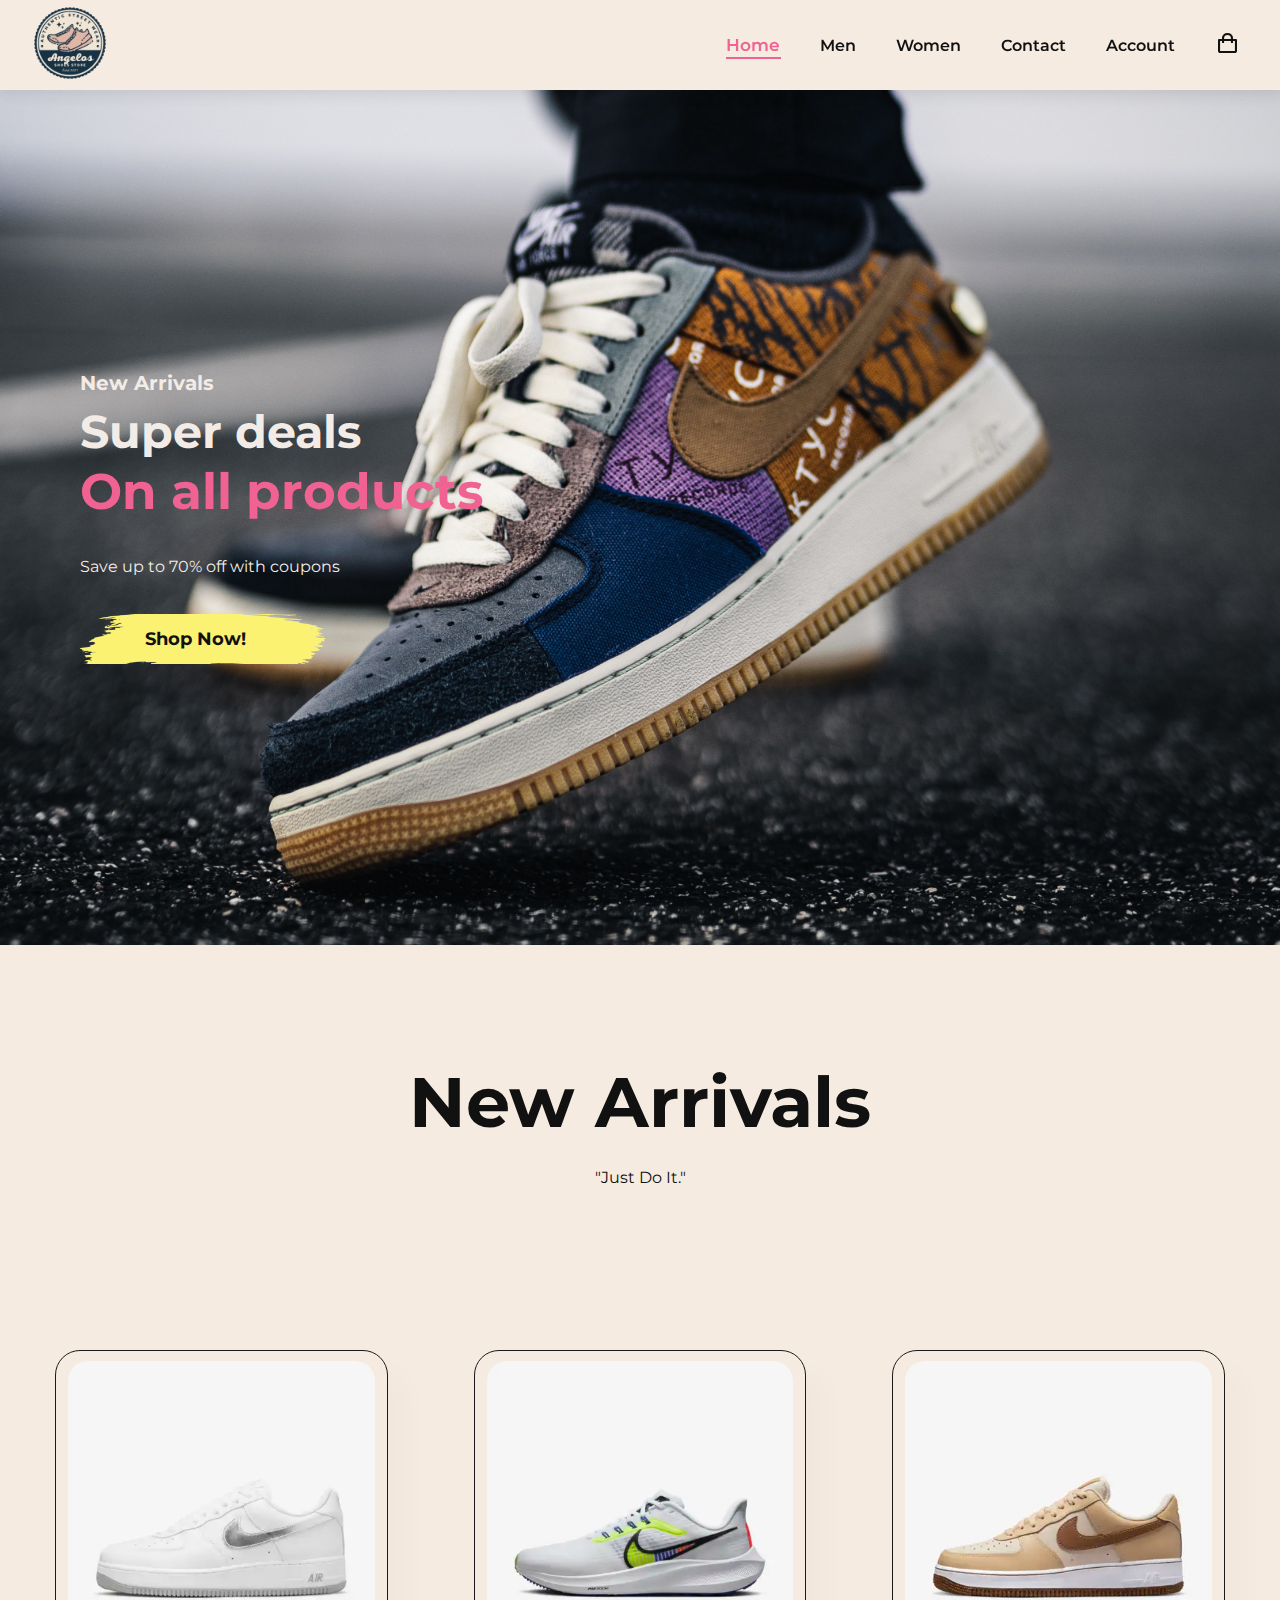
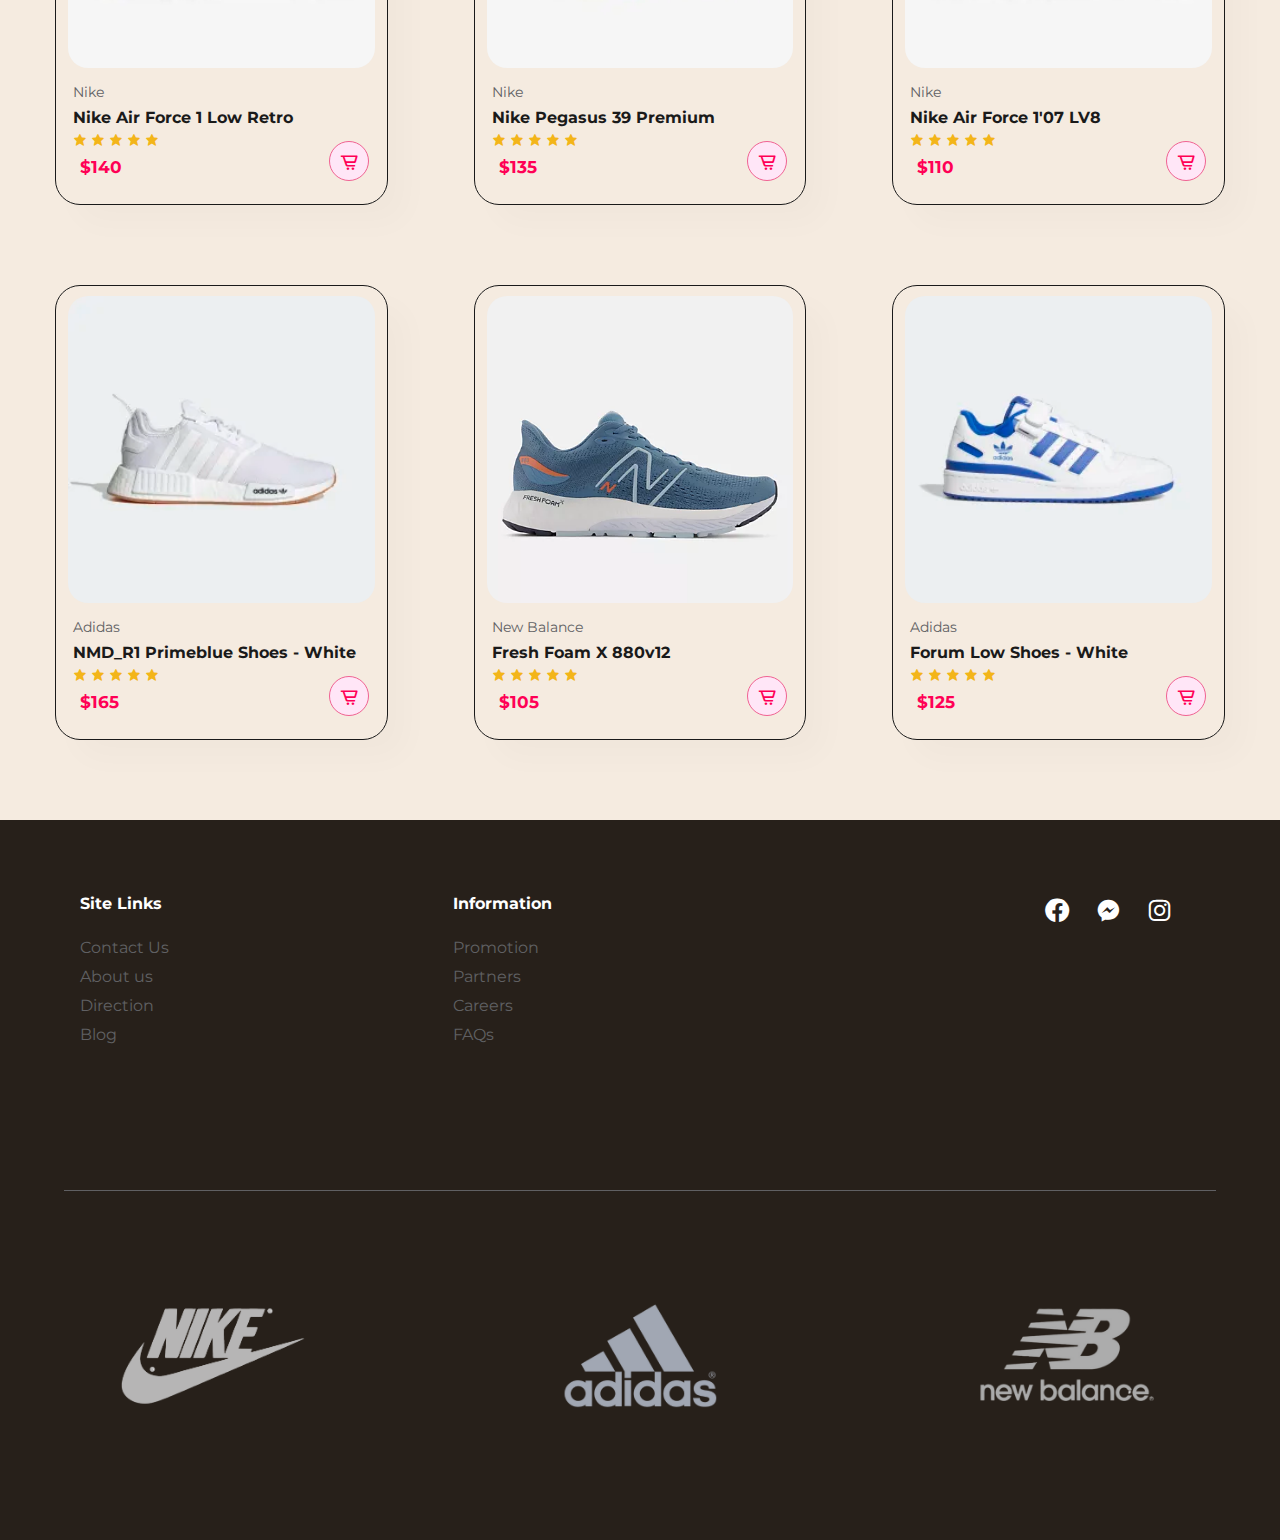
<file: angelos/index.html>
<!DOCTYPE html>
<html lang="en">

<head>
	<title>Angelos</title>
	<link rel="icon" href="images/Angelos.png">
	<meta charset="UTF-8">
	<meta name="viewport" content="width=device-width, initial-scale=1">
	<link href="css/design.css" rel="stylesheet">
	<link rel="stylesheet" href="https://unpkg.com/boxicons@latest/css/boxicons.min.css">
	<link rel="stylesheet" href="https://cdnjs.cloudflare.com/ajax/libs/font-awesome/6.4.0/css/all.min.css" integrity="sha512-iecdLmaskl7CVkqkXNQ/ZH/XLlvWZOJyj7Yy7tcenmpD1ypASozpmT/E0iPtmFIB46ZmdtAc9eNBvH0H/ZpiBw==" crossorigin="anonymous" referrerpolicy="no-referrer" />
</head>

<body>
<header class=".resize-animation-stopper">
		<a href="home.php"><img src="images/Angelos.png" alt="logo" class="logo"></a>

		<button class="mobile-toggle" onclick="this.classList.toggle('opened');this.setAttribute('aria-expanded', this.classList.contains('opened'))" aria-label="Main Menu">
			<svg width="100" height="100" viewBox="0 0 100 100">
			  <path class="line line1" d="M 20,29.000046 H 80.000231 C 80.000231,29.000046 94.498839,28.817352 94.532987,66.711331 94.543142,77.980673 90.966081,81.670246 85.259173,81.668997 79.552261,81.667751 75.000211,74.999942 75.000211,74.999942 L 25.000021,25.000058" />
			  <path class="line line2" d="M 20,50 H 80" />
			  <path class="line line3" d="M 20,70.999954 H 80.000231 C 80.000231,70.999954 94.498839,71.182648 94.532987,33.288669 94.543142,22.019327 90.966081,18.329754 85.259173,18.331003 79.552261,18.332249 75.000211,25.000058 75.000211,25.000058 L 25.000021,74.999942" />
			</svg>
		  </button>

		<nav>
			<ul class="navbar" id="navbar" data-visible="false">
				<li><a id="nav1" class="active" href="#">Home</a></li>
				<li><a id="nav2" href="men.html">Men</a></li>
				<li><a id="nav3" href="women.html">Women</a></li>
				<li><a id="nav4" href="contact.html">Contact</a></li>
				<li><a id="nav5" href="account.html">Account</a></li>
				<li id="nav6" class="icon"><a href="#"><i class='bx bx-shopping-bag'></i></a></li>
			</ul>

		</nav>

	</header>

	<section class="hero" style="background-image: url('images/bg3.jpg');">
		<h4>New Arrivals</h4>
		<h2>Super deals</h2>
		<h1>On all products</h1>
		<p>Save up to 70% off with coupons</p>
		<a href="#"><button style="background-image: url('images/q2.png')">Shop Now!</button></a>
	</section>

	<section class="new-arrivals" id="qwe">

		<div class="na-header">
			<h1>New Arrivals</h1>
			<p>"Just Do It."</p>
		</div>

		<div class="sales">
			<div class="product-container">

				<div class="products" id="products">
					<img src="images/men1.jpg" alt="Shoes">
					<div class="desc">
						<span>Nike</span>
						<h5>Nike Air Force 1 Low Retro</h5>
						<div class="stars">
							<i class='bx bxs-star'></i>
							<i class='bx bxs-star'></i>
							<i class='bx bxs-star'></i>
							<i class='bx bxs-star'></i>
							<i class='bx bxs-star'></i>
						</div>
						<h4>$140</h4>
					</div>
					<a href="#"><i class='bx bx-cart-alt cart'></i></a>
				</div>

				<div class="products">
					<img src="images/nike.jpg" alt="Shoes">
					<div class="desc">
						<span>Nike</span>
						<h5>Nike Pegasus 39 Premium</h5>
						<div class="stars">
							<i class='bx bxs-star'></i>
							<i class='bx bxs-star'></i>
							<i class='bx bxs-star'></i>
							<i class='bx bxs-star'></i>
							<i class='bx bxs-star'></i>
						</div>
						<h4>$135</h4>
					</div>
					<a href="#"><i class='bx bx-cart-alt cart'></i></a>
				</div>

				<div class="products">
					<img src="images/men2.jpg" alt="Shoes">
					<div class="desc">
						<span>Nike</span>
						<h5>Nike Air Force 1'07 LV8</h5>
						<div class="stars">
							<i class='bx bxs-star'></i>
							<i class='bx bxs-star'></i>
							<i class='bx bxs-star'></i>
							<i class='bx bxs-star'></i>
							<i class='bx bxs-star'></i>
						</div>
						<h4>$110</h4>
					</div>
					<a href="#"><i class='bx bx-cart-alt cart'></i></a>
				</div>

				<div class="products">
					<img src="images/men5.jpg" alt="Shoes">
					<div class="desc">
						<span>Adidas</span>
						<h5>NMD_R1 Primeblue Shoes - White</h5>
						<div class="stars">
							<i class='bx bxs-star'></i>
							<i class='bx bxs-star'></i>
							<i class='bx bxs-star'></i>
							<i class='bx bxs-star'></i>
							<i class='bx bxs-star'></i>
						</div>
						<h4>$165</h4>
					</div>
					<a href="#"><i class='bx bx-cart-alt cart'></i></a>
				</div>

				<div class="products">
					<img src="images/newbalshoes1.jpg" alt="Shoes">
					<div class="desc">
						<span>New Balance</span>
						<h5>Fresh Foam X 880v12</h5>
						<div class="stars">
							<i class='bx bxs-star'></i>
							<i class='bx bxs-star'></i>
							<i class='bx bxs-star'></i>
							<i class='bx bxs-star'></i>
							<i class='bx bxs-star'></i>
						</div>
						<h4>$105</h4>
					</div>
					<a href="#"><i class='bx bx-cart-alt cart'></i></a>
				</div>

				<div class="products">
					<img src="images/men6.jpg" alt="Shoes">
					<div class="desc">
						<span>Adidas</span>
						<h5>Forum Low Shoes - White</h5>
						<div class="stars">
							<i class='bx bxs-star'></i>
							<i class='bx bxs-star'></i>
							<i class='bx bxs-star'></i>
							<i class='bx bxs-star'></i>
							<i class='bx bxs-star'></i>
						</div>
						<h4>$125</h4>
					</div>
					<a href="#"><i class='bx bx-cart-alt cart'></i></a>
				</div>

			</div>
		</div>

	</section>

	<section class="footer">

		<div class="f-container">

			<div class="f1">
				<h4>Site Links</h4>
				<div class="f-links">
					<a href="#"><span>Contact Us</span></a>
					<a href="#"><span>About us</span></a>
					<a href="#"><span>Direction</span></a>
					<a href="#"><span>Blog</span></a>
				</div>
			</div>

			<div class="f2">
				<h4>Information</h4>
				<div class="f-links">
					<a href="#"><span>Promotion</span>
					<a href="#"><span>Partners</span></a>
					<a href="#"><span>Careers</span></a>
					<a href="#"><span>FAQs</span></a>
				</div>
			</div>

			<div class="f3">
				<a href="https://www.facebook.com/nielangelo.gencaya"><i class='bx bxl-facebook-circle'></i></a>
				<a href="https://www.facebook.com/messages/t/100005161770123"><i class='bx bxl-messenger'></i></a>
				<a href="https://www.instagram.com/"><i class='bx bxl-instagram'></i></a>
			</div>

		</div>

		<div class="hline">
			<hr>
		</div>

		<div class="sponsors">

			<div class="spons">
				<img src="images/sponsor-removebg-preview.png" alt="Nike">
			</div>

			<div class="spons adidas">
				<img src="images/adidasw.png" alt="Nike">
			</div>

			<div class="spons">
				<img src="images/newbalance.png" alt="Nike">
			</div>


		</div>

	</section>
	<script src="./script/nav.js"></script>
</body>

</html>
</file>
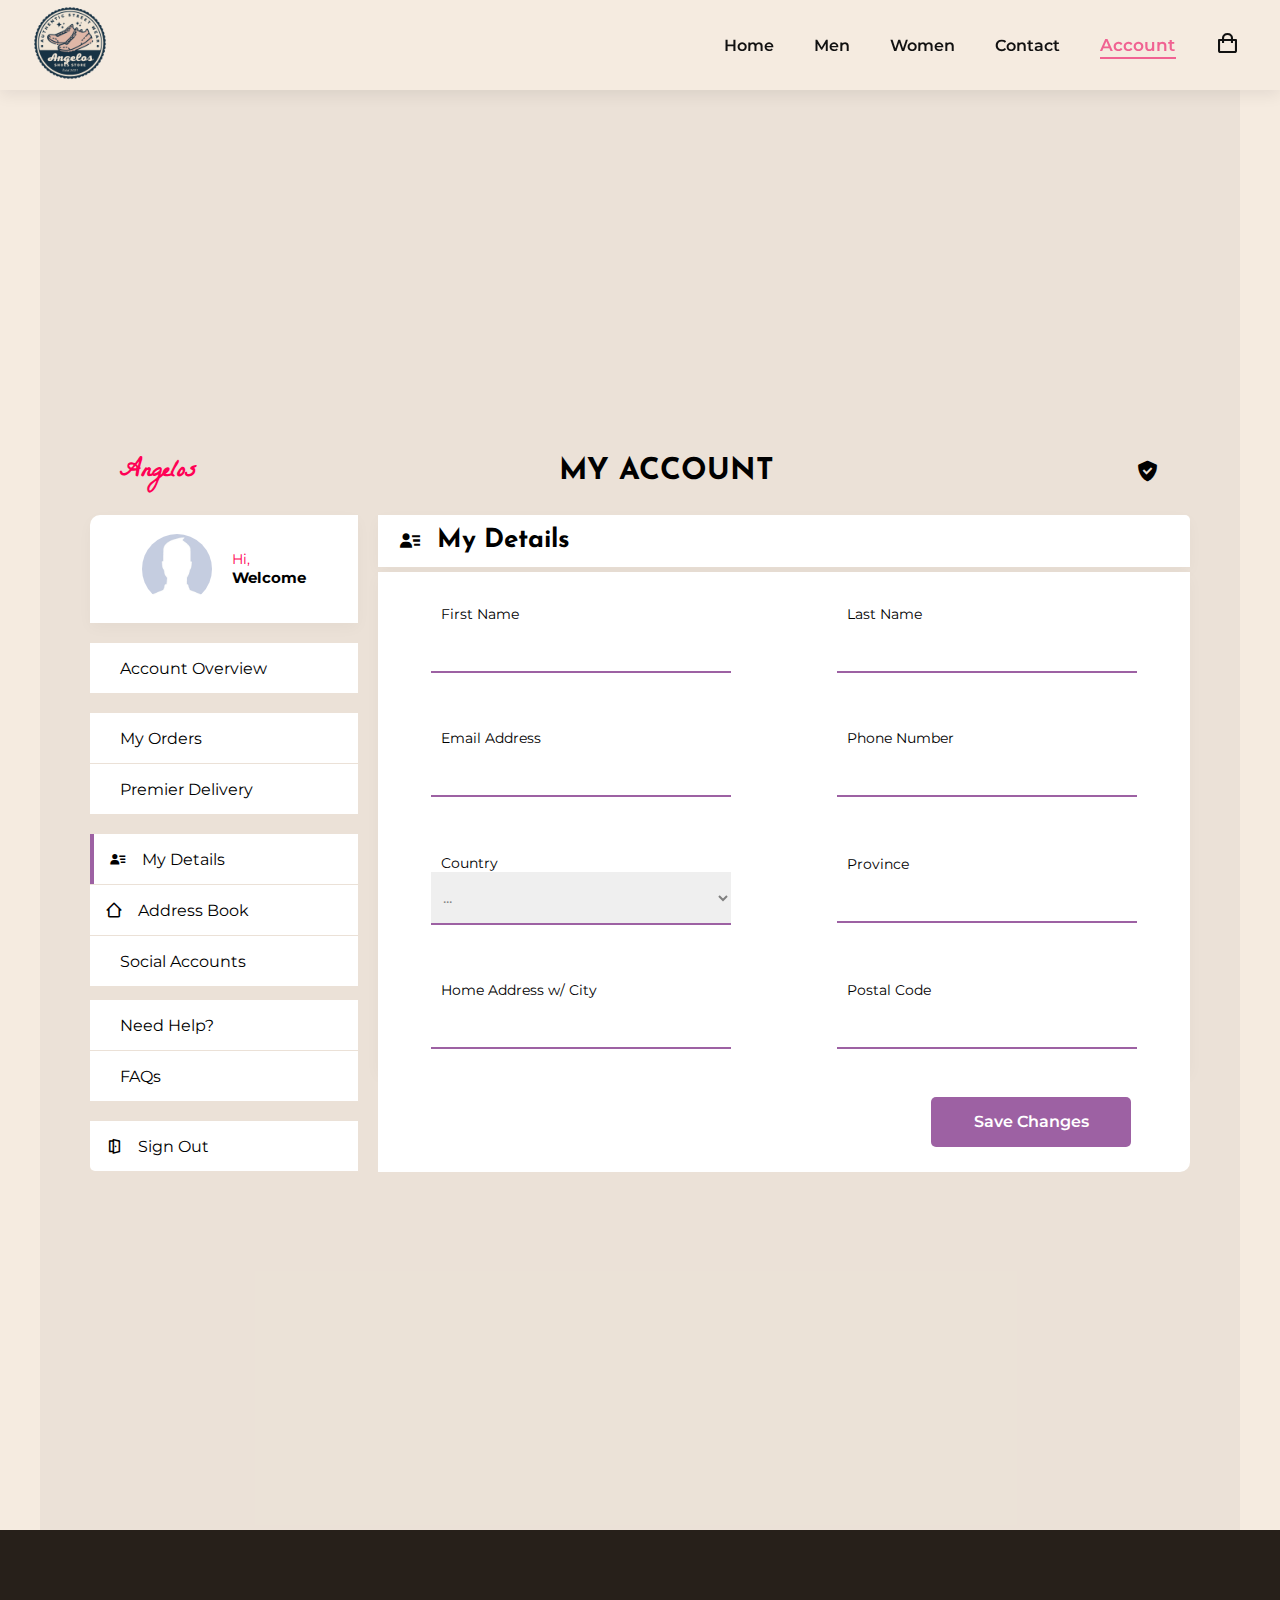
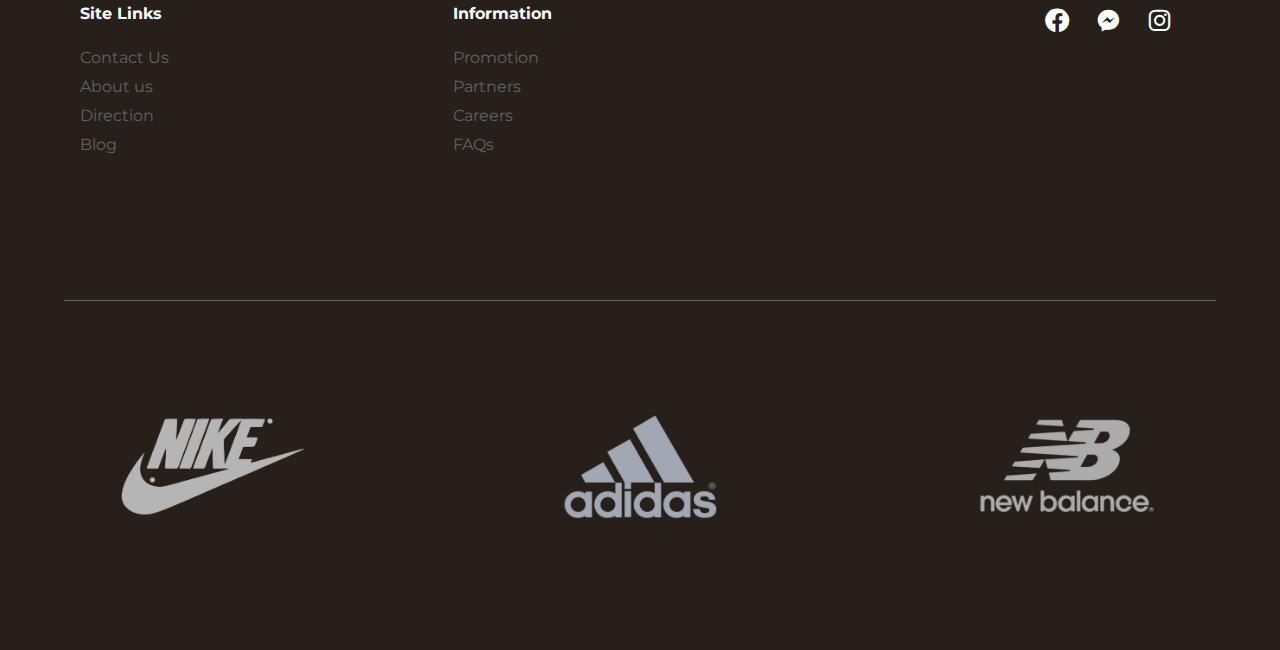
<file: angelos/account.html>
<!DOCTYPE html>

<?php

session_start();

?>

<html lang="en">

<head>
	<title>Angelos</title>
	<link rel="icon" href="images/Angelos.png">
	<meta charset="UTF-8">
	<meta name="viewport" content="width=device-width, initial-scale=1">
	<link href="css/design.css" rel="stylesheet">
	<link rel="stylesheet" href="https://unpkg.com/boxicons@latest/css/boxicons.min.css">
	<link rel="stylesheet" href="https://cdnjs.cloudflare.com/ajax/libs/font-awesome/6.2.1/css/all.min.css" integrity="sha512-MV7K8+y+gLIBoVD59lQIYicR65iaqukzvf/nwasF0nqhPay5w/9lJmVM2hMDcnK1OnMGCdVK+iQrJ7lzPJQd1w==" crossorigin="anonymous" referrerpolicy="no-referrer" />
</head>

<body id="ov">
	<header class=".resize-animation-stopper">
		<a href="index.php"><img src="images/Angelos.png" alt="logo" class="logo"></a>

		<button class="mobile-toggle" onclick="this.classList.toggle('opened');this.setAttribute('aria-expanded', this.classList.contains('opened'))" aria-label="Main Menu">
			<svg width="100" height="100" viewBox="0 0 100 100">
				<path class="line line1" d="M 20,29.000046 H 80.000231 C 80.000231,29.000046 94.498839,28.817352 94.532987,66.711331 94.543142,77.980673 90.966081,81.670246 85.259173,81.668997 79.552261,81.667751 75.000211,74.999942 75.000211,74.999942 L 25.000021,25.000058" />
				<path class="line line2" d="M 20,50 H 80" />
				<path class="line line3" d="M 20,70.999954 H 80.000231 C 80.000231,70.999954 94.498839,71.182648 94.532987,33.288669 94.543142,22.019327 90.966081,18.329754 85.259173,18.331003 79.552261,18.332249 75.000211,25.000058 75.000211,25.000058 L 25.000021,74.999942" />
			</svg>
		</button>

		<nav>
			<ul class="navbar" id="navbar" data-visible="false">
				<li><a id="nav1" href="index.html">Home</a></li>
				<li><a id="nav2" href="men.html">Men</a></li>
				<li><a id="nav3" href="women.html">Women</a></li>
				<li><a id="nav4" href="contact.html">Contact</a></li>
				<li><a id="nav5" class="active" href="account.html">Account</a></li>
				<li id="nav6" class="icon"><a href="#"><i class='bx bx-shopping-bag'></i></a></li>
			</ul>

		</nav>

	</header>



	<section class="account">
		<div class="background">
			<div class="header">
				<span>Angelos</span>
				<h2>MY ACCOUNT</h2>
				<i class='bx bxs-check-shield'></i>
			</div>

			<div class="account-info">

				<div class="options">

					<div class="profile">
						<div class="p-img">
							<img src="images/profile.png" alt="profile">
						</div>
						<div class="greeting">
							<span>Hi,</span>
							<h6 id="fullName">Welcome</h6>
						</div>
					</div>

					<div class="opt">
						<a href="#">
							<button><i class="fa-regular fa-user"></i>Account Overview</button>
						</a>

						<a href="#" id="o1">
							<button><i class="fa fab-light fa-box"></i>My Orders</button>
						</a>
						<a href="#">
							<button><i class="fa-solid fa-crown"></i>Premier Delivery</button>
						</a>

						<a href="#" id="o2" class="active">
							<button><i class='bx bxs-user-detail'></i>My Details</button>
						</a>
						<a href="#" id="o2">
							<button><i class='bx bx-home-alt-2'></i>Address Book</button>
						</a>
						<a href="#" id="oSoc">
							<button><i class="fa fab-duotone fa-users"></i>Social Accounts</button>
						</a>

						<a href="#" id="ohelp">
							<button><i class="fa fab-regular fa-circle-info"></i>Need Help?</button>
						</a>
						<a href="#" id="ofaq">
							<button><i class="fa-regular fa-circle-question"></i>FAQs</button>
						</a>

						<a href="login.php" id="sign-out">
							<button><i class='bx bx-door-open'></i>Sign Out</button>
						</a>


					</div>

				</div>

				<div class="my-details">
					<div class="d-header">
						<i class='bx bxs-user-detail'></i>
						<h3>My Details</h3>
					</div>
					<form action="#" method="post">

						<div class="form-details">

							<div class="input-box">
								<label>First Name</label>
								<input id="fname" name="fname" type="text" value="" placeholder="" required>
							</div>
							<div class="input-box">
								<label>Last Name</label>
								<input id="lname" name="lname" type="text" value="" placeholder="" required>
							</div>
							<div class="input-box">
								<label>Email Address</label>
								<input id="email" name="email" type="text" value="" placeholder="" required>
							</div>
							<div class="input-box">
								<label>Phone Number</label>
								<input id="phone" name="phone" type="text" value="" placeholder="" required>
							</div>
							<div class="input-box">
								<label>Country</label>
								<select id="country" value="" name="country" required>

									<option id="cntry" value="" disabled selected hidden>...</option>
									<option value="Afghanistan">Afghanistan</option>
									<option value="Åland Islands">Åland Islands</option>
									<option value="Albania">Albania</option>
									<option value="Algeria">Algeria</option>
									<option value="American Samoa">American Samoa</option>
									<option value="Andorra">Andorra</option>
									<option value="Angola">Angola</option>
									<option value="Anguilla">Anguilla</option>
									<option value="Antarctica">Antarctica</option>
									<option value="Antigua and Barbuda">Antigua and Barbuda</option>
									<option value="Argentina">Argentina</option>
									<option value="Armenia">Armenia</option>
									<option value="Aruba">Aruba</option>
									<option value="Australia">Australia</option>
									<option value="Austria">Austria</option>
									<option value="Azerbaijan">Azerbaijan</option>
									<option value="Bahamas">Bahamas</option>
									<option value="Bahrain">Bahrain</option>
									<option value="Bangladesh">Bangladesh</option>
									<option value="Barbados">Barbados</option>
									<option value="Belarus">Belarus</option>
									<option value="Belgium">Belgium</option>
									<option value="Belize">Belize</option>
									<option value="Benin">Benin</option>
									<option value="Bermuda">Bermuda</option>
									<option value="Bhutan">Bhutan</option>
									<option value="Bolivia">Bolivia</option>
									<option value="Bosnia and Herzegovina">Bosnia and Herzegovina</option>
									<option value="Botswana">Botswana</option>
									<option value="Bouvet Island">Bouvet Island</option>
									<option value="Brazil">Brazil</option>
									<option value="British Indian Ocean Territory">British Indian Ocean Territory
									</option>
									<option value="Brunei Darussalam">Brunei Darussalam</option>
									<option value="Bulgaria">Bulgaria</option>
									<option value="Burkina Faso">Burkina Faso</option>
									<option value="Burundi">Burundi</option>
									<option value="Cambodia">Cambodia</option>
									<option value="Cameroon">Cameroon</option>
									<option value="Canada">Canada</option>
									<option value="Cape Verde">Cape Verde</option>
									<option value="Cayman Islands">Cayman Islands</option>
									<option value="Central African Republic">Central African Republic</option>
									<option value="Chad">Chad</option>
									<option value="Chile">Chile</option>
									<option value="China">China</option>
									<option value="Christmas Island">Christmas Island</option>
									<option value="Cocos (Keeling) Islands">Cocos (Keeling) Islands</option>
									<option value="Colombia">Colombia</option>
									<option value="Comoros">Comoros</option>
									<option value="Congo">Congo</option>
									<option value="Congo, The Democratic Republic of The">Congo, The Democratic Republic
										of The</option>
									<option value="Cook Islands">Cook Islands</option>
									<option value="Costa Rica">Costa Rica</option>
									<option value="Cote D'ivoire">Cote D'ivoire</option>
									<option value="Croatia">Croatia</option>
									<option value="Cuba">Cuba</option>
									<option value="Cyprus">Cyprus</option>
									<option value="Czech Republic">Czech Republic</option>
									<option value="Denmark">Denmark</option>
									<option value="Djibouti">Djibouti</option>
									<option value="Dominica">Dominica</option>
									<option value="Dominican Republic">Dominican Republic</option>
									<option value="Ecuador">Ecuador</option>
									<option value="Egypt">Egypt</option>
									<option value="El Salvador">El Salvador</option>
									<option value="Equatorial Guinea">Equatorial Guinea</option>
									<option value="Eritrea">Eritrea</option>
									<option value="Estonia">Estonia</option>
									<option value="Ethiopia">Ethiopia</option>
									<option value="Falkland Islands (Malvinas)">Falkland Islands (Malvinas)</option>
									<option value="Faroe Islands">Faroe Islands</option>
									<option value="Fiji">Fiji</option>
									<option value="Finland">Finland</option>
									<option value="France">France</option>
									<option value="French Guiana">French Guiana</option>
									<option value="French Polynesia">French Polynesia</option>
									<option value="French Southern Territories">French Southern Territories</option>
									<option value="Gabon">Gabon</option>
									<option value="Gambia">Gambia</option>
									<option value="Georgia">Georgia</option>
									<option value="Germany">Germany</option>
									<option value="Ghana">Ghana</option>
									<option value="Gibraltar">Gibraltar</option>
									<option value="Greece">Greece</option>
									<option value="Greenland">Greenland</option>
									<option value="Grenada">Grenada</option>
									<option value="Guadeloupe">Guadeloupe</option>
									<option value="Guam">Guam</option>
									<option value="Guatemala">Guatemala</option>
									<option value="Guernsey">Guernsey</option>
									<option value="Guinea">Guinea</option>
									<option value="Guinea-bissau">Guinea-bissau</option>
									<option value="Guyana">Guyana</option>
									<option value="Haiti">Haiti</option>
									<option value="Heard Island and Mcdonald Islands">Heard Island and Mcdonald Islands
									</option>
									<option value="Holy See (Vatican City State)">Holy See (Vatican City State)</option>
									<option value="Honduras">Honduras</option>
									<option value="Hong Kong">Hong Kong</option>
									<option value="Hungary">Hungary</option>
									<option value="Iceland">Iceland</option>
									<option value="India">India</option>
									<option value="Indonesia">Indonesia</option>
									<option value="Iran, Islamic Republic of">Iran, Islamic Republic of</option>
									<option value="Iraq">Iraq</option>
									<option value="Ireland">Ireland</option>
									<option value="Isle of Man">Isle of Man</option>
									<option value="Israel">Israel</option>
									<option value="Italy">Italy</option>
									<option value="Jamaica">Jamaica</option>
									<option value="Japan">Japan</option>
									<option value="Jersey">Jersey</option>
									<option value="Jordan">Jordan</option>
									<option value="Kazakhstan">Kazakhstan</option>
									<option value="Kenya">Kenya</option>
									<option value="Kiribati">Kiribati</option>
									<option value="Korea, Democratic People's Republic of">Korea, Democratic People's
										Republic of</option>
									<option value="Korea, Republic of">Korea, Republic of</option>
									<option value="Kuwait">Kuwait</option>
									<option value="Kyrgyzstan">Kyrgyzstan</option>
									<option value="Lao People's Democratic Republic">Lao People's Democratic Republic
									</option>
									<option value="Latvia">Latvia</option>
									<option value="Lebanon">Lebanon</option>
									<option value="Lesotho">Lesotho</option>
									<option value="Liberia">Liberia</option>
									<option value="Libyan Arab Jamahiriya">Libyan Arab Jamahiriya</option>
									<option value="Liechtenstein">Liechtenstein</option>
									<option value="Lithuania">Lithuania</option>
									<option value="Luxembourg">Luxembourg</option>
									<option value="Macao">Macao</option>
									<option value="Macedonia, The Former Yugoslav Republic of">Macedonia, The Former
										Yugoslav Republic of</option>
									<option value="Madagascar">Madagascar</option>
									<option value="Malawi">Malawi</option>
									<option value="Malaysia">Malaysia</option>
									<option value="Maldives">Maldives</option>
									<option value="Mali">Mali</option>
									<option value="Malta">Malta</option>
									<option value="Marshall Islands">Marshall Islands</option>
									<option value="Martinique">Martinique</option>
									<option value="Mauritania">Mauritania</option>
									<option value="Mauritius">Mauritius</option>
									<option value="Mayotte">Mayotte</option>
									<option value="Mexico">Mexico</option>
									<option value="Micronesia, Federated States of">Micronesia, Federated States of
									</option>
									<option value="Moldova, Republic of">Moldova, Republic of</option>
									<option value="Monaco">Monaco</option>
									<option value="Mongolia">Mongolia</option>
									<option value="Montenegro">Montenegro</option>
									<option value="Montserrat">Montserrat</option>
									<option value="Morocco">Morocco</option>
									<option value="Mozambique">Mozambique</option>
									<option value="Myanmar">Myanmar</option>
									<option value="Namibia">Namibia</option>
									<option value="Nauru">Nauru</option>
									<option value="Nepal">Nepal</option>
									<option value="Netherlands">Netherlands</option>
									<option value="Netherlands Antilles">Netherlands Antilles</option>
									<option value="New Caledonia">New Caledonia</option>
									<option value="New Zealand">New Zealand</option>
									<option value="Nicaragua">Nicaragua</option>
									<option value="Niger">Niger</option>
									<option value="Nigeria">Nigeria</option>
									<option value="Niue">Niue</option>
									<option value="Norfolk Island">Norfolk Island</option>
									<option value="Northern Mariana Islands">Northern Mariana Islands</option>
									<option value="Norway">Norway</option>
									<option value="Oman">Oman</option>
									<option value="Pakistan">Pakistan</option>
									<option value="Palau">Palau</option>
									<option value="Palestinian Territory, Occupied">Palestinian Territory, Occupied
									</option>
									<option value="Panama">Panama</option>
									<option value="Papua New Guinea">Papua New Guinea</option>
									<option value="Paraguay">Paraguay</option>
									<option value="Peru">Peru</option>
									<option value="Philippines">Philippines</option>
									<option value="Pitcairn">Pitcairn</option>
									<option value="Poland">Poland</option>
									<option value="Portugal">Portugal</option>
									<option value="Puerto Rico">Puerto Rico</option>
									<option value="Qatar">Qatar</option>
									<option value="Reunion">Reunion</option>
									<option value="Romania">Romania</option>
									<option value="Russian Federation">Russian Federation</option>
									<option value="Rwanda">Rwanda</option>
									<option value="Saint Helena">Saint Helena</option>
									<option value="Saint Kitts and Nevis">Saint Kitts and Nevis</option>
									<option value="Saint Lucia">Saint Lucia</option>
									<option value="Saint Pierre and Miquelon">Saint Pierre and Miquelon</option>
									<option value="Saint Vincent and The Grenadines">Saint Vincent and The Grenadines
									</option>
									<option value="Samoa">Samoa</option>
									<option value="San Marino">San Marino</option>
									<option value="Sao Tome and Principe">Sao Tome and Principe</option>
									<option value="Saudi Arabia">Saudi Arabia</option>
									<option value="Senegal">Senegal</option>
									<option value="Serbia">Serbia</option>
									<option value="Seychelles">Seychelles</option>
									<option value="Sierra Leone">Sierra Leone</option>
									<option value="Singapore">Singapore</option>
									<option value="Slovakia">Slovakia</option>
									<option value="Slovenia">Slovenia</option>
									<option value="Solomon Islands">Solomon Islands</option>
									<option value="Somalia">Somalia</option>
									<option value="South Africa">South Africa</option>
									<option value="South Georgia and The South Sandwich Islands">South Georgia and The
										South Sandwich Islands</option>
									<option value="Spain">Spain</option>
									<option value="Sri Lanka">Sri Lanka</option>
									<option value="Sudan">Sudan</option>
									<option value="Suriname">Suriname</option>
									<option value="Svalbard and Jan Mayen">Svalbard and Jan Mayen</option>
									<option value="Swaziland">Swaziland</option>
									<option value="Sweden">Sweden</option>
									<option value="Switzerland">Switzerland</option>
									<option value="Syrian Arab Republic">Syrian Arab Republic</option>
									<option value="Taiwan">Taiwan</option>
									<option value="Tajikistan">Tajikistan</option>
									<option value="Tanzania, United Republic of">Tanzania, United Republic of</option>
									<option value="Thailand">Thailand</option>
									<option value="Timor-leste">Timor-leste</option>
									<option value="Togo">Togo</option>
									<option value="Tokelau">Tokelau</option>
									<option value="Tonga">Tonga</option>
									<option value="Trinidad and Tobago">Trinidad and Tobago</option>
									<option value="Tunisia">Tunisia</option>
									<option value="Turkey">Turkey</option>
									<option value="Turkmenistan">Turkmenistan</option>
									<option value="Turks and Caicos Islands">Turks and Caicos Islands</option>
									<option value="Tuvalu">Tuvalu</option>
									<option value="Uganda">Uganda</option>
									<option value="Ukraine">Ukraine</option>
									<option value="United Arab Emirates">United Arab Emirates</option>
									<option value="United Kingdom">United Kingdom</option>
									<option value="United States">United States</option>
									<option value="United States Minor Outlying Islands">United States Minor Outlying
										Islands</option>
									<option value="Uruguay">Uruguay</option>
									<option value="Uzbekistan">Uzbekistan</option>
									<option value="Vanuatu">Vanuatu</option>
									<option value="Venezuela">Venezuela</option>
									<option value="Viet Nam">Viet Nam</option>
									<option value="Virgin Islands, British">Virgin Islands, British</option>
									<option value="Virgin Islands, U.S.">Virgin Islands, U.S.</option>
									<option value="Wallis and Futuna">Wallis and Futuna</option>
									<option value="Western Sahara">Western Sahara</option>
									<option value="Yemen">Yemen</option>
									<option value="Zambia">Zambia</option>
									<option value="Zimbabwe">Zimbabwe</option>

								</select>
							</div>
							<div class="input-box">
								<label>Province</label>
								<input id="province" name="province" type="text" value="" placeholder="" required>
							</div>
							<div class="input-box">
								<label>Home Address w/ City</label>
								<input id="address" name="address" type="text" value="" placeholder="" required>
							</div>
							<div class="input-box">
								<label>Postal Code</label>
								<input id="pcode" name="pcode" type="text" value="" placeholder="" required>
							</div>

						</div>

						<div class="save-btn">
							<input id="saveBtn" type="submit" value="Save Changes" name="saveBtn">
						</div>

					</form>

				</div>

			</div>
		</div>
	</section>



	<section class="footer">

		<div class="f-container">

			<div class="f1">
				<h4>Site Links</h4>
				<a href="#"><span>Contact Us</span></a>
				<a href="#"><span>About us</span></a>
				<a href="#"><span>Direction</span></a>
				<a href="#"><span>Blog</span></a>
			</div>

			<div class="f2">
				<h4>Information</h4>
				<a href="#"><span>Promotion</span>
					<a href="#"><span>Partners</span></a>
					<a href="#"><span>Careers</span></a>
					<a href="#"><span>FAQs</span></a>
			</div>

			<div class="f3">
				<a href="https://www.facebook.com/nielangelo.gencaya"><i class='bx bxl-facebook-circle'></i></a>
				<a href="https://www.facebook.com/messages/t/100005161770123"><i class='bx bxl-messenger'></i></a>
				<a href="https://www.instagram.com/"><i class='bx bxl-instagram'></i></a>
			</div>

		</div>

		<div class="hline">
			<hr>
		</div>

		<div class="sponsors">

			<div class="spons">
				<img src="images/sponsor-removebg-preview.png" alt="Nike">
			</div>

			<div class="spons adidas">
				<img src="images/adidasw.png" alt="Nike">
			</div>

			<div class="spons">
				<img src="images/newbalance.png" alt="Nike">
			</div>


		</div>

	</section>
	<script src="./script/nav.js"></script>
</body>

</html>
</file>
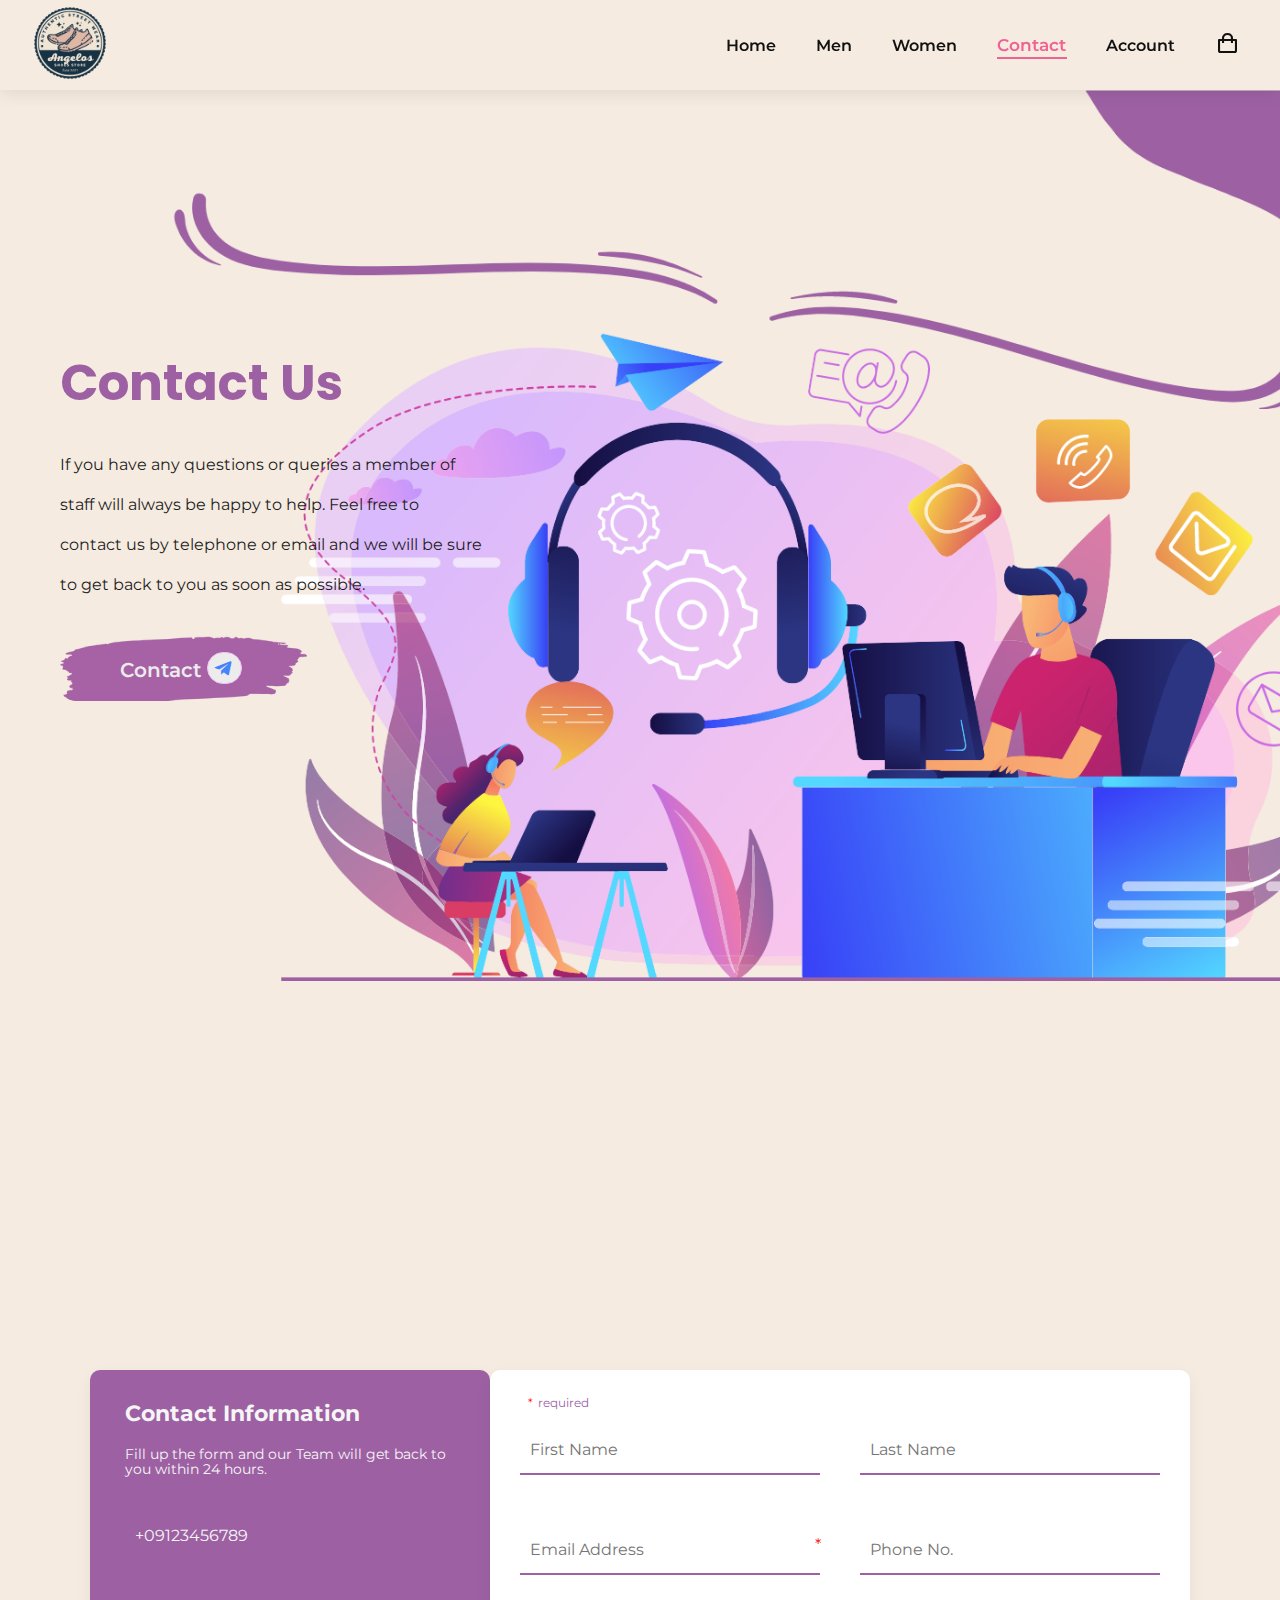
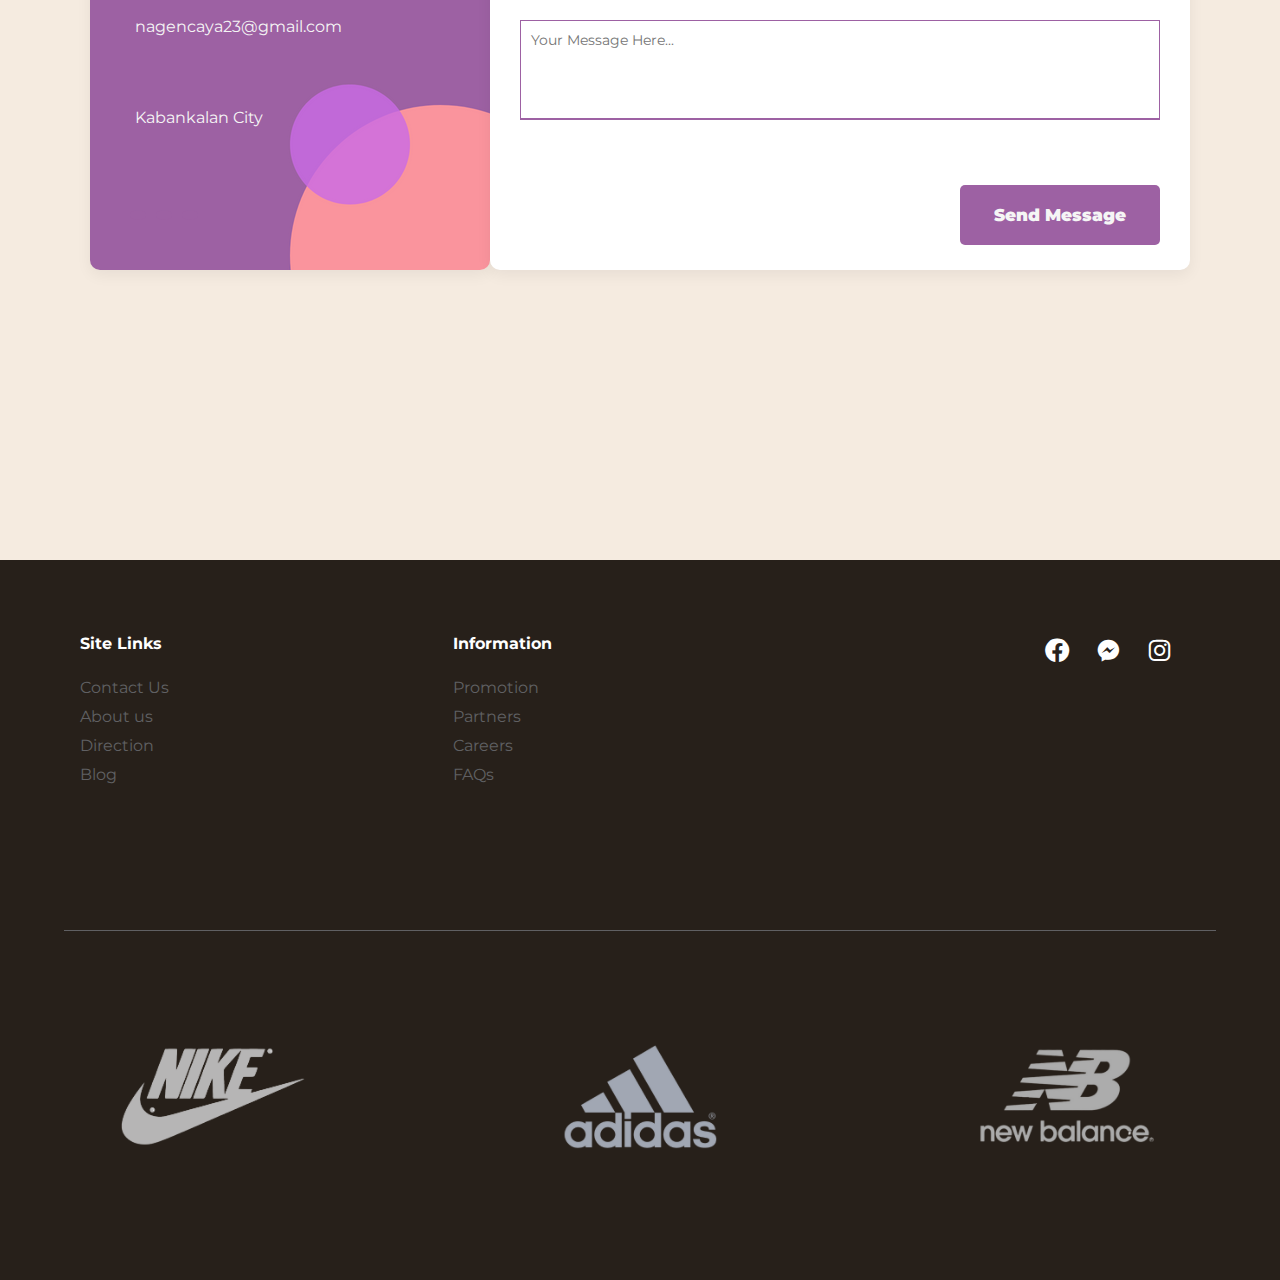
<file: angelos/contact.html>
<!DOCTYPE html>
<html lang="en">

<head>
	<title>Angelos</title>
	<link rel="icon" href="images/Angelos.png">
	<meta charset="UTF-8">
	<meta name="viewport" content="width=device-width, initial-scale=1">
	<link href="css/design.css" rel="stylesheet">
	<link rel="stylesheet" href="https://unpkg.com/boxicons@latest/css/boxicons.min.css">
	<link rel="stylesheet" href="https://cdnjs.cloudflare.com/ajax/libs/font-awesome/6.2.1/css/all.min.css" integrity="sha512-MV7K8+y+gLIBoVD59lQIYicR65iaqukzvf/nwasF0nqhPay5w/9lJmVM2hMDcnK1OnMGCdVK+iQrJ7lzPJQd1w==" crossorigin="anonymous" referrerpolicy="no-referrer" />
</head>

<body>
	<header class=".resize-animation-stopper">
		<a href="index.php"><img src="images/Angelos.png" alt="logo" class="logo"></a>

		<button class="mobile-toggle" onclick="this.classList.toggle('opened');this.setAttribute('aria-expanded', this.classList.contains('opened'))" aria-label="Main Menu">
			<svg width="100" height="100" viewBox="0 0 100 100">
				<path class="line line1" d="M 20,29.000046 H 80.000231 C 80.000231,29.000046 94.498839,28.817352 94.532987,66.711331 94.543142,77.980673 90.966081,81.670246 85.259173,81.668997 79.552261,81.667751 75.000211,74.999942 75.000211,74.999942 L 25.000021,25.000058" />
				<path class="line line2" d="M 20,50 H 80" />
				<path class="line line3" d="M 20,70.999954 H 80.000231 C 80.000231,70.999954 94.498839,71.182648 94.532987,33.288669 94.543142,22.019327 90.966081,18.329754 85.259173,18.331003 79.552261,18.332249 75.000211,25.000058 75.000211,25.000058 L 25.000021,74.999942" />
			</svg>
		</button>

		<nav>
			<ul class="navbar" id="navbar" data-visible="false">
				<li><a id="nav1" href="index.html">Home</a></li>
				<li><a id="nav2" href="men.html">Men</a></li>
				<li><a id="nav3" href="women.html">Women</a></li>
				<li><a id="nav4" class="active" href="contact.html">Contact</a></li>
				<li><a id="nav5" href="account.html">Account</a></li>
				<li id="nav6" class="icon"><a href="#"><i class='bx bx-shopping-bag'></i></a></li>
			</ul>

		</nav>

	</header>

	<section class="contact-us" style="background-image: url(images/contact-bg.png);">
		<div class="con-text">
			<h1>Contact Us</h1>
			<p>If you have any questions or queries a member of <br>staff will always be happy to help. Feel free to <br>contact us by telephone or email and we will be sure <br>to get back to you as soon as possible.</p>
			<a href="#contact"><button style="background-image: url('images/bg-button\ \(1\).png')">Contact <i class='bx bxl-telegram plane'></i></button></a>
		</div>
	</section>

	<section class="contact-form" id="contact">

		<div class="form-text" style="background-image: url('images/form-design.png');">

			<div class="con-header">
				<h2>Contact Information</h2>
				<p>Fill up the form and our Team will get back to you within 24 hours.</p>
			</div>

			<div class="con-info">
				<p><i class="fa-solid fa-phone icon"></i>+09123456789</p>
				<p><i class="fa-solid fa-envelope icon"></i>nagencaya23@gmail.com</p>
				<p><i class="fa-solid fa-location-dot icon"></i>Kabankalan City</p>
			</div>

			<div class="con-links">
				<a href="https://www.facebook.com/nielangelo.gencaya"><button><i class="fa-brands fa-facebook"></i>
					</button></a>

				<a href="https://www.facebook.com/messages/t/100005161770123"><button><i class="fa-brands fa-facebook-messenger"></i>
					</button></a>

				<a href="https://www.instagram.com/"><button><i class="fa-brands fa-instagram"></i>
					</button></a>
			</div>

		</div>



		<div class="form-query">
			<form action="#" method="post" id="form">

				<div class="form-details">
					<span class="required">required</span>
					<div class="input-box">
						<input class="fname" id="fname" type="text" placeholder="First Name" name="fname" required>
					</div>
					<div class="input-box">
						<input class="lname" id="lname" type="text" placeholder="Last Name" name="lname" required>
					</div>
					<div class="input-box eml">
						<input class="email" id="email" type="text" placeholder="Email Address" name="email" required>
					</div>
					<div class="input-box">
						<input class="phone" id="phone" type="text" placeholder="Phone No." name="phone" required>
					</div>

				</div>

				<div class="message">
					<textarea class="msg" id="msg" placeholder="Your Message Here..." name="message" required></textarea>
				</div>

				<div class="button">
					<input class="btn" type="submit" value="Send Message" name="send" onclick="sendEmail(event)">
				</div>

			</form>

		</div>

	</section>

	<section class="footer">

		<div class="f-container">

			<div class="f1">
				<h4>Site Links</h4>
				<a href="#"><span>Contact Us</span></a>
				<a href="#"><span>About us</span></a>
				<a href="#"><span>Direction</span></a>
				<a href="#"><span>Blog</span></a>
			</div>

			<div class="f2">
				<h4>Information</h4>
				<a href="#"><span>Promotion</span>
					<a href="#"><span>Partners</span></a>
					<a href="#"><span>Careers</span></a>
					<a href="#"><span>FAQs</span></a>
			</div>

			<div class="f3">
				<a href="https://www.facebook.com/nielangelo.gencaya"><i class='bx bxl-facebook-circle'></i></a>
				<a href="https://www.facebook.com/messages/t/100005161770123"><i class='bx bxl-messenger'></i></a>
				<a href="https://www.instagram.com/"><i class='bx bxl-instagram'></i></a>
			</div>

		</div>

		<div class="hline">
			<hr>
		</div>

		<div class="sponsors">

			<div class="spons">
				<img src="images/sponsor-removebg-preview.png" alt="Nike">
			</div>

			<div class="spons adidas">
				<img src="images/adidasw.png" alt="Nike">
			</div>

			<div class="spons">
				<img src="images/newbalance.png" alt="Nike">
			</div>


		</div>

	</section>
	<script src="./script/nav.js"></script>
	<script src="https://smtpjs.com/v3/smtp.js"></script>
	<script>
		function sendEmail(e) {

			e.preventDefault();

			var fname = document.getElementById('fname').value;
			var lname = document.getElementById('lname').value;
			var email = document.getElementById('email').value;
			var phone = document.getElementById('phone').value;
			var msg = document.getElementById('msg').value;
			var form = document.getElementById('form');

			Email.send({
				Host: "smtp.elasticemail.com",
				Username: "onielgencaya@gmail.com",
				Password: "CBFD2D14A80DAD3DC28B24C448BCDC7F5026",
				To: email,
				From: "onielgencaya@gmail.com",
				Subject: "Contact - Angelos",
				Body: msg
			}).then(
				message => alert(message)
				[form.reset()]
			);

			return true;
		}
	</script>
</body>

</html>
</file>
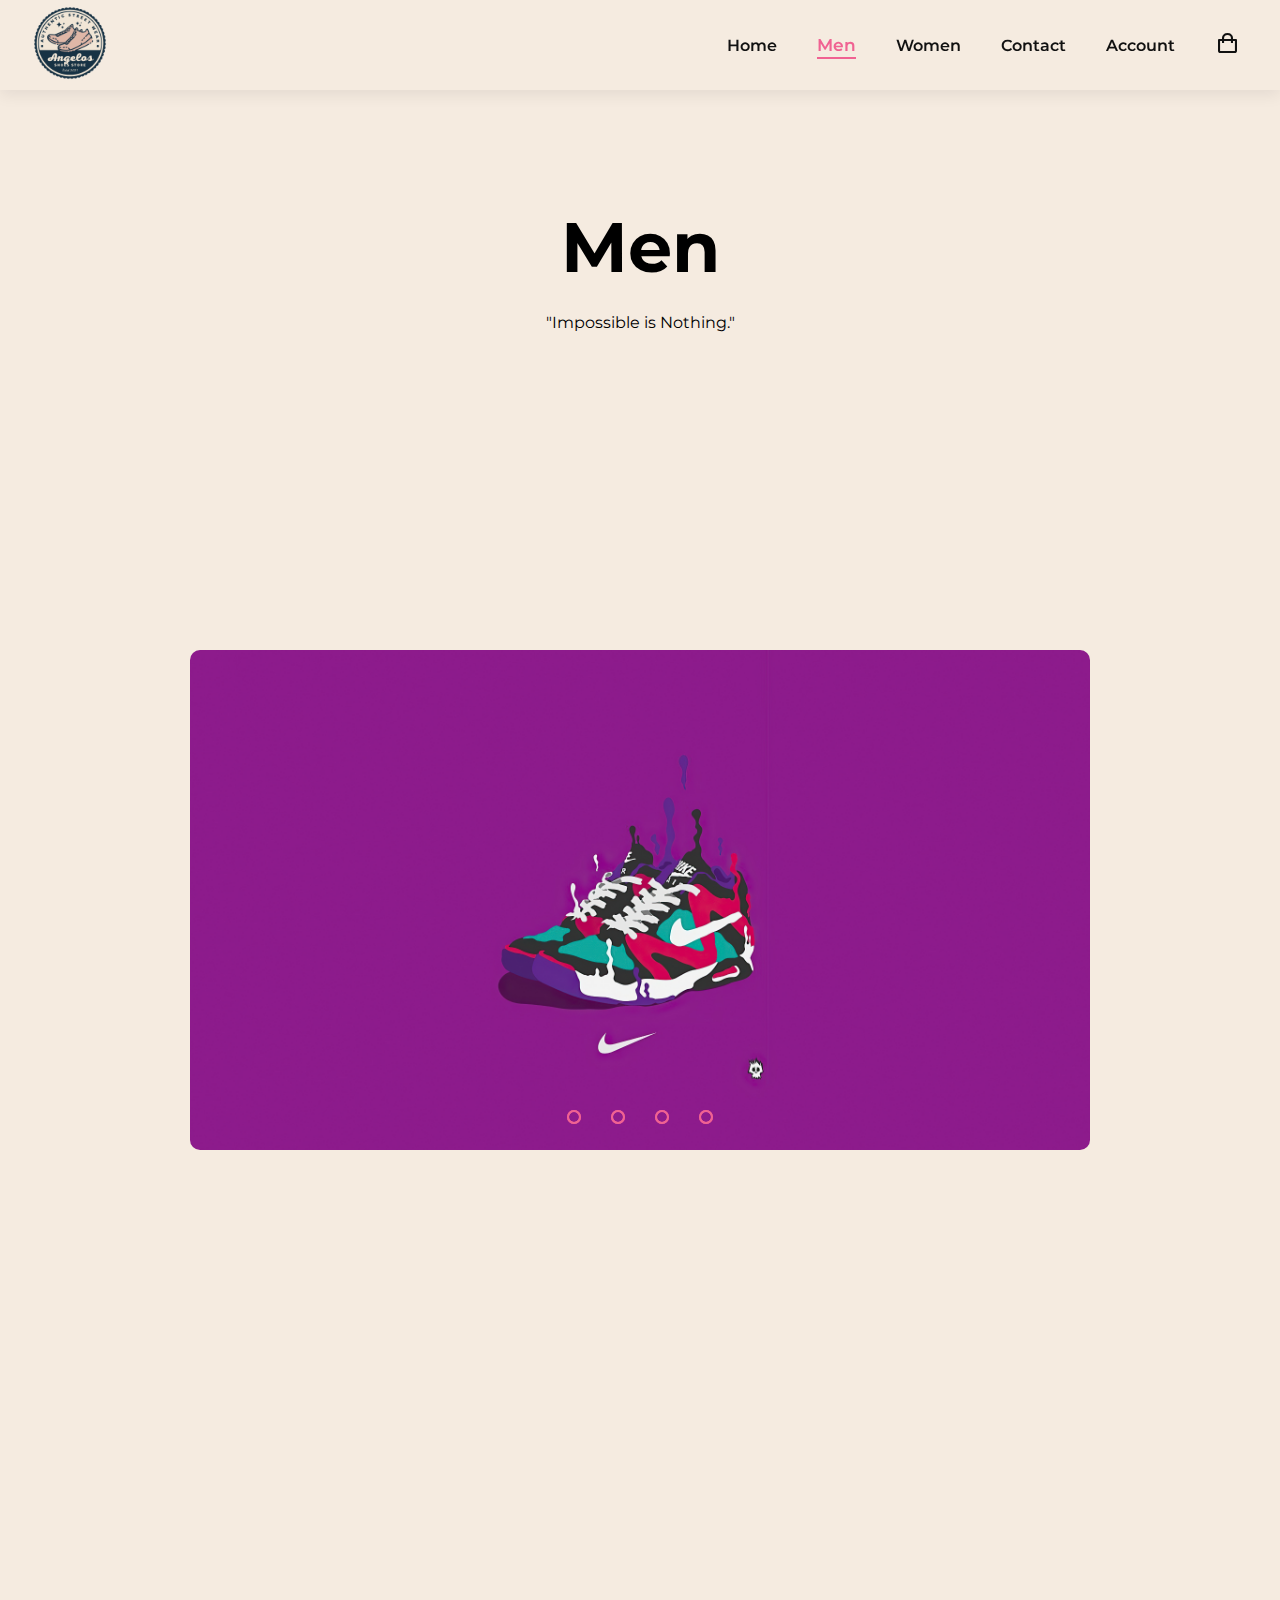
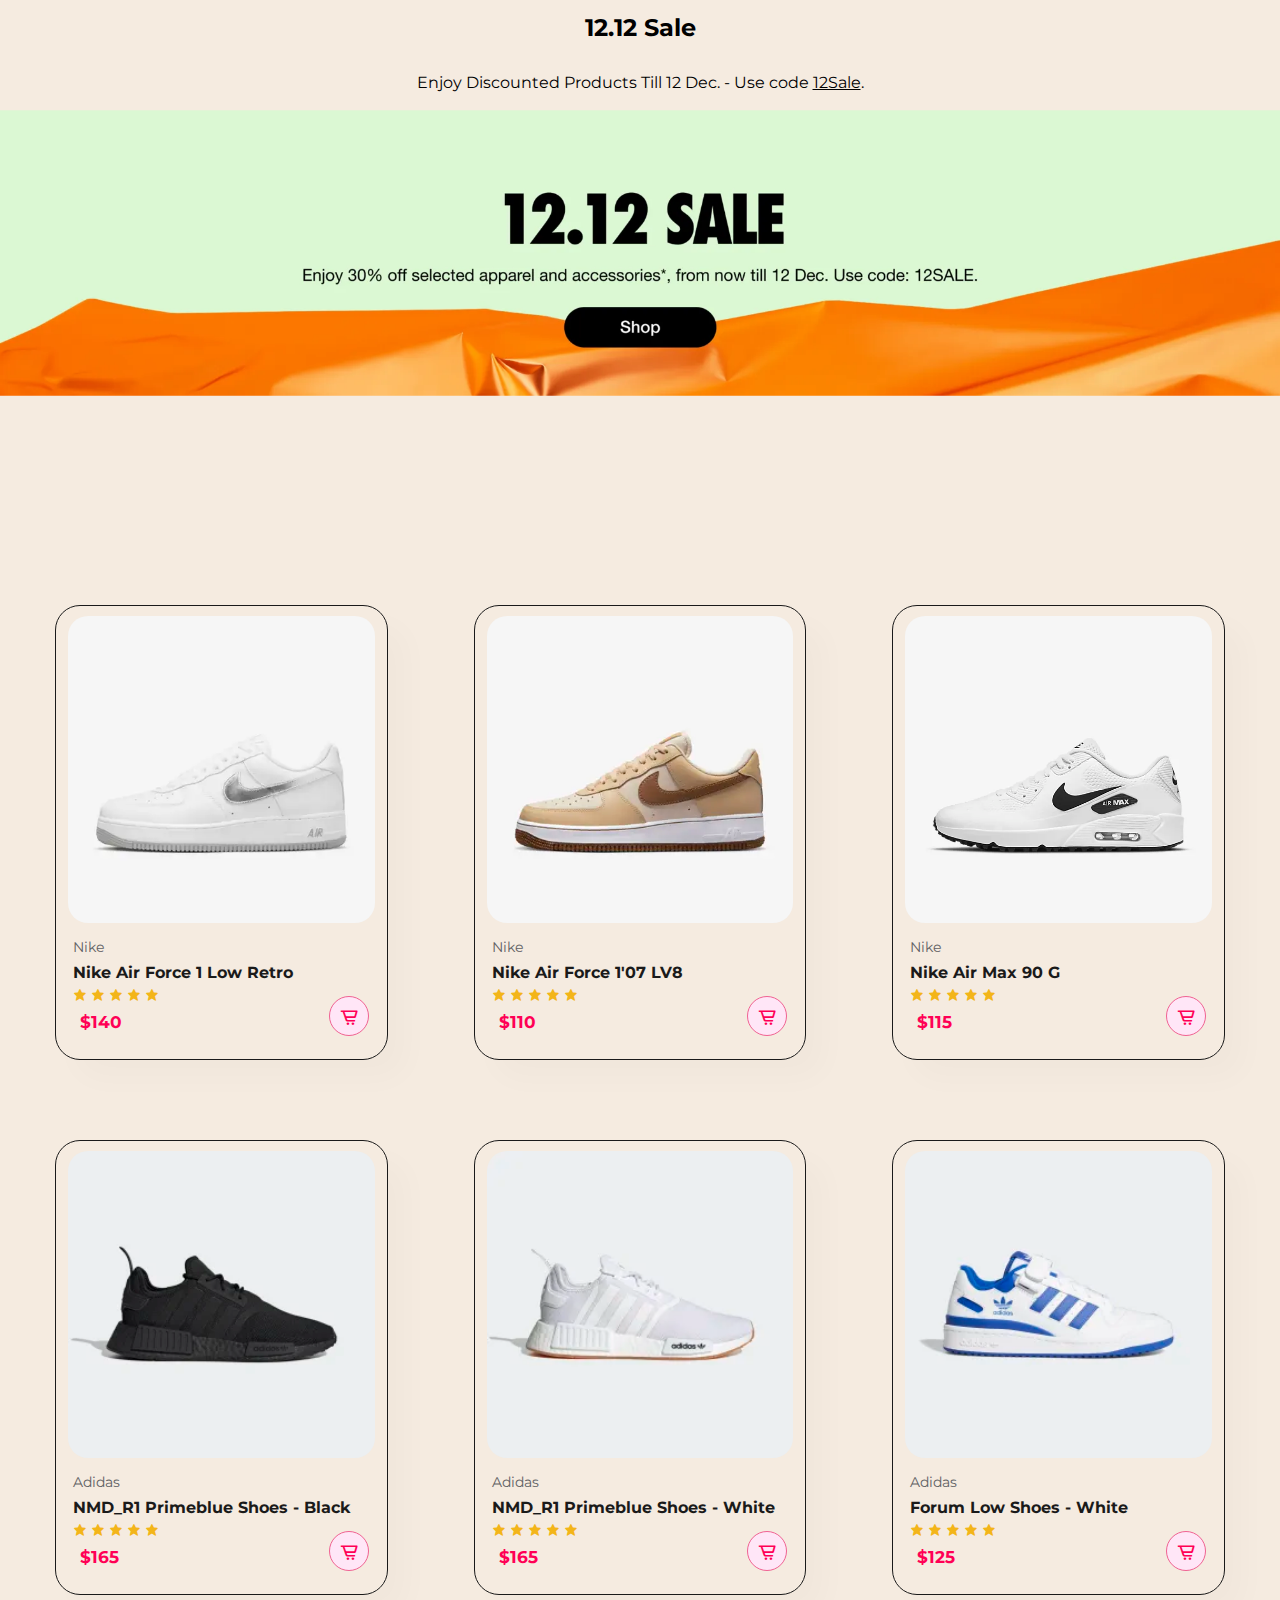
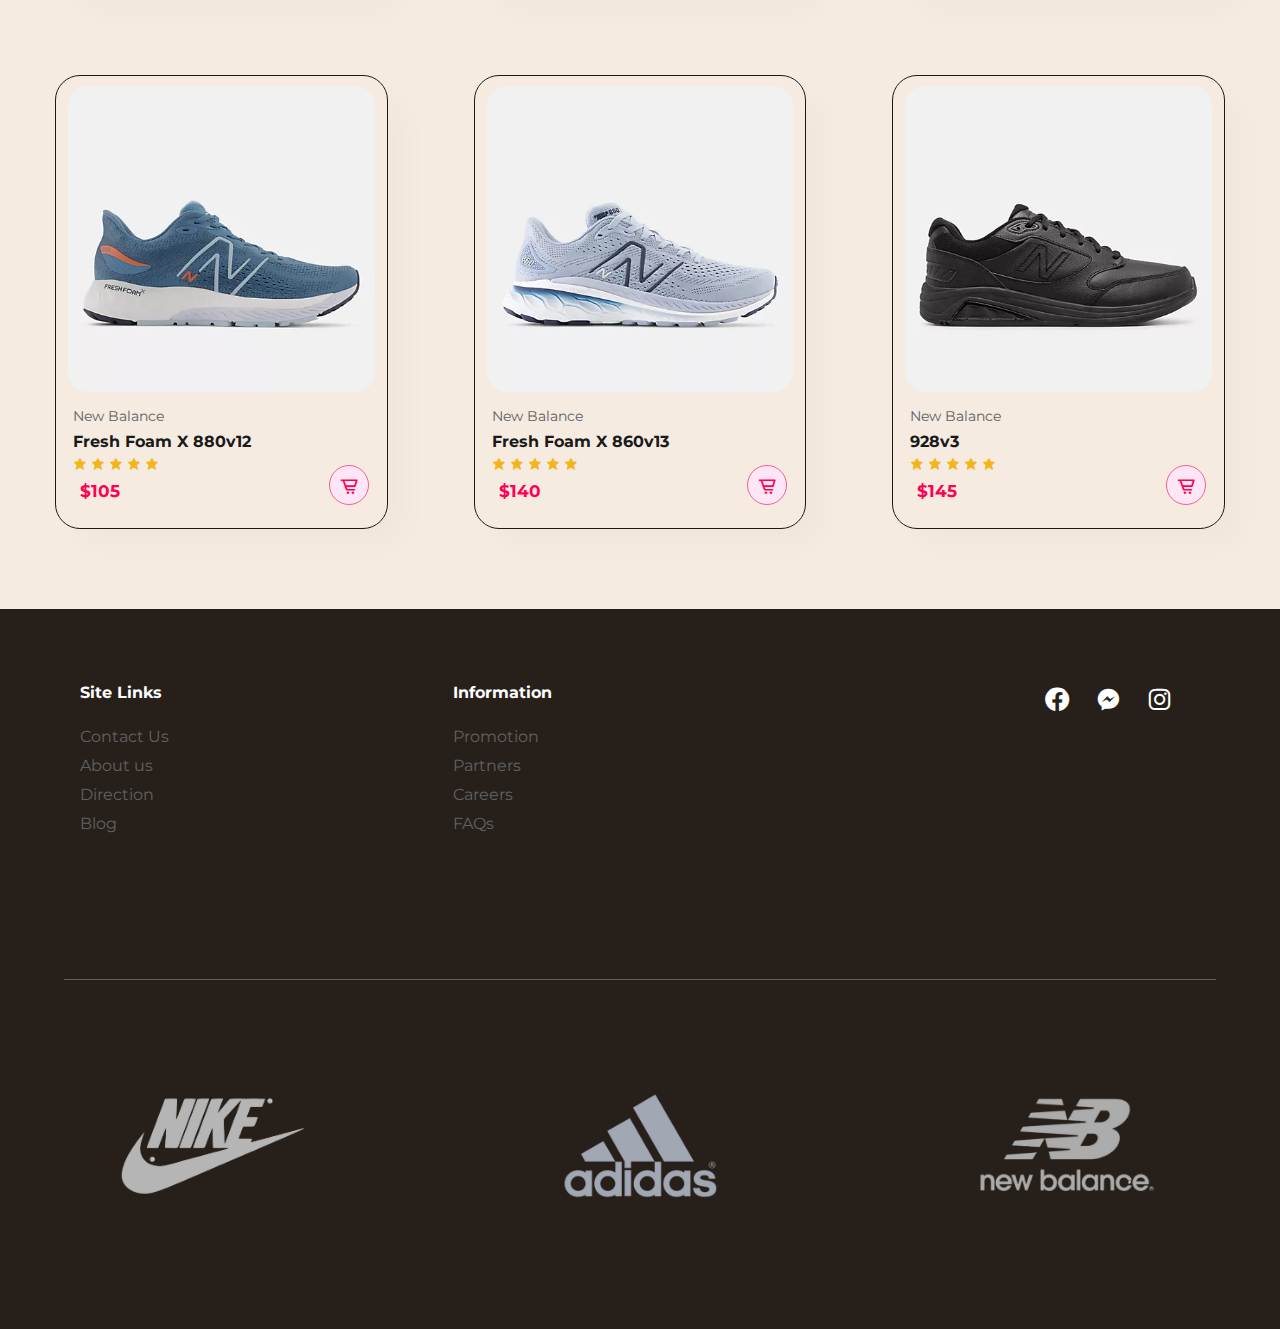
<file: angelos/men.html>
<!DOCTYPE html>
<html lang="en">

<head>
	<title>Angelos</title>
	<link rel="icon" href="images/Angelos.png">
	<meta charset="UTF-8">
	<meta name="viewport" content="width=device-width, initial-scale=1">
	<link href="css/design.css" rel="stylesheet">
	<link rel="stylesheet" href="https://unpkg.com/boxicons@latest/css/boxicons.min.css">
</head>

<body id="ov">
	<header class=".resize-animation-stopper">
		<a href="index.php"><img src="images/Angelos.png" alt="logo" class="logo"></a>

		<button class="mobile-toggle" onclick="this.classList.toggle('opened');this.setAttribute('aria-expanded', this.classList.contains('opened'))" aria-label="Main Menu">
			<svg width="100" height="100" viewBox="0 0 100 100">
				<path class="line line1" d="M 20,29.000046 H 80.000231 C 80.000231,29.000046 94.498839,28.817352 94.532987,66.711331 94.543142,77.980673 90.966081,81.670246 85.259173,81.668997 79.552261,81.667751 75.000211,74.999942 75.000211,74.999942 L 25.000021,25.000058" />
				<path class="line line2" d="M 20,50 H 80" />
				<path class="line line3" d="M 20,70.999954 H 80.000231 C 80.000231,70.999954 94.498839,71.182648 94.532987,33.288669 94.543142,22.019327 90.966081,18.329754 85.259173,18.331003 79.552261,18.332249 75.000211,25.000058 75.000211,25.000058 L 25.000021,74.999942" />
			</svg>
		</button>

		<nav>
			<ul class="navbar" id="navbar" data-visible="false">
				<li><a id="nav1" href="index.html">Home</a></li>
				<li><a id="nav2" class="active" href="men.html">Men</a></li>
				<li><a id="nav3" href="women.html">Women</a></li>
				<li><a id="nav4" href="contact.html">Contact</a></li>
				<li><a id="nav5" href="account.html">Account</a></li>
				<li id="nav6" class="icon"><a href="#"><i class='bx bx-shopping-bag'></i></a></li>
			</ul>

		</nav>

	</header>

	<section>
		<div class="na-header">
			<h1>Men </h1>
			<p>"Impossible is Nothing."</p>
		</div>
	</section>

	<section id="body">
		<div class="preview">
			<div class="slider">
				<div class="slide">
					<input type="radio" name="radio-btn" id="radio1">
					<input type="radio" name="radio-btn" id="radio2">
					<input type="radio" name="radio-btn" id="radio3">
					<input type="radio" name="radio-btn" id="radio4">

					<div class="st first">
						<img src="images/nikezzz.png" alt="drip">
					</div>
					<div class="st">
						<img src="images/nikes2.png" alt="drip">
					</div>
					<div class="st">
						<img src="images/nike3.jpg" alt="drip">
					</div>
					<div class="st">
						<img src="images/nikes3.jpg" alt="drip">
					</div>

					<div class="nav-auto">
						<div class="a-b1"></div>
						<div class="a-b2"></div>
						<div class="a-b3"></div>
						<div class="a-b4"></div>
					</div>

				</div>
				<div class="nav-m">
					<label for="radio1" class="m-btn"></label>
					<label for="radio2" class="m-btn"></label>
					<label for="radio3" class="m-btn"></label>
					<label for="radio4" class="m-btn"></label>
				</div>
			</div>
		</div>
	</section>
	<script type="text/javascript">
		var counter = 1;
		setInterval(function() {
			document.getElementById('radio' + counter).checked = true;
			counter++;
			if (counter > 4) {
				counter = 1;
			}
		}, 3000)
	</script>

	<section class="banner-container">
		<div class="banner">
			<h2>12.12 Sale</h2>
			<p>Enjoy Discounted Products Till 12 Dec. - Use code <u>12Sale</u>.</p>
			<a href="#products"><img src="images/nikebg.jpg" alt="sale"></a>
		</div>
	</section>

	<section class="new-arrivals">

		<div class="sales">
			<div class="product-container">

				<div class="products" id="products">
					<img src="images/men1.jpg" alt="Shoes">
					<div class="desc">
						<span>Nike</span>
						<h5>Nike Air Force 1 Low Retro</h5>
						<div class="stars">
							<i class='bx bxs-star'></i>
							<i class='bx bxs-star'></i>
							<i class='bx bxs-star'></i>
							<i class='bx bxs-star'></i>
							<i class='bx bxs-star'></i>
						</div>
						<h4>$140</h4>
					</div>
					<a href="#"><i class='bx bx-cart-alt cart'></i></a>
				</div>

				<div class="products">
					<img src="images/men2.jpg" alt="Shoes">
					<div class="desc">
						<span>Nike</span>
						<h5>Nike Air Force 1'07 LV8</h5>
						<div class="stars">
							<i class='bx bxs-star'></i>
							<i class='bx bxs-star'></i>
							<i class='bx bxs-star'></i>
							<i class='bx bxs-star'></i>
							<i class='bx bxs-star'></i>
						</div>
						<h4>$110</h4>
					</div>
					<a href="#"><i class='bx bx-cart-alt cart'></i></a>
				</div>

				<div class="products">
					<img src="images/men3.jpg" alt="Shoes">
					<div class="desc">
						<span>Nike</span>
						<h5>Nike Air Max 90 G</h5>
						<div class="stars">
							<i class='bx bxs-star'></i>
							<i class='bx bxs-star'></i>
							<i class='bx bxs-star'></i>
							<i class='bx bxs-star'></i>
							<i class='bx bxs-star'></i>
						</div>
						<h4>$115</h4>
					</div>
					<a href="#"><i class='bx bx-cart-alt cart'></i></a>
				</div>

				<div class="products">
					<img src="images/men4.jpg" alt="Shoes">
					<div class="desc">
						<span>Adidas</span>
						<h5>NMD_R1 Primeblue Shoes - Black</h5>
						<div class="stars">
							<i class='bx bxs-star'></i>
							<i class='bx bxs-star'></i>
							<i class='bx bxs-star'></i>
							<i class='bx bxs-star'></i>
							<i class='bx bxs-star'></i>
						</div>
						<h4>$165</h4>
					</div>
					<a href="#"><i class='bx bx-cart-alt cart'></i></a>
				</div>

				<div class="products">
					<img src="images/men5.jpg" alt="Shoes">
					<div class="desc">
						<span>Adidas</span>
						<h5>NMD_R1 Primeblue Shoes - White</h5>
						<div class="stars">
							<i class='bx bxs-star'></i>
							<i class='bx bxs-star'></i>
							<i class='bx bxs-star'></i>
							<i class='bx bxs-star'></i>
							<i class='bx bxs-star'></i>
						</div>
						<h4>$165</h4>
					</div>
					<a href="#"><i class='bx bx-cart-alt cart'></i></a>
				</div>

				<div class="products">
					<img src="images/men6.jpg" alt="Shoes">
					<div class="desc">
						<span>Adidas</span>
						<h5>Forum Low Shoes - White</h5>
						<div class="stars">
							<i class='bx bxs-star'></i>
							<i class='bx bxs-star'></i>
							<i class='bx bxs-star'></i>
							<i class='bx bxs-star'></i>
							<i class='bx bxs-star'></i>
						</div>
						<h4>$125</h4>
					</div>
					<a href="#"><i class='bx bx-cart-alt cart'></i></a>
				</div>

				<div class="products">
					<img src="images/newbalshoes1.jpg" alt="Shoes">
					<div class="desc">
						<span>New Balance</span>
						<h5>Fresh Foam X 880v12</h5>
						<div class="stars">
							<i class='bx bxs-star'></i>
							<i class='bx bxs-star'></i>
							<i class='bx bxs-star'></i>
							<i class='bx bxs-star'></i>
							<i class='bx bxs-star'></i>
						</div>
						<h4>$105</h4>
					</div>
					<a href="#"><i class='bx bx-cart-alt cart'></i></a>
				</div>

				<div class="products">
					<img src="images/newbalshoes2.jpg" alt="Shoes">
					<div class="desc">
						<span>New Balance</span>
						<h5>Fresh Foam X 860v13</h5>
						<div class="stars">
							<i class='bx bxs-star'></i>
							<i class='bx bxs-star'></i>
							<i class='bx bxs-star'></i>
							<i class='bx bxs-star'></i>
							<i class='bx bxs-star'></i>
						</div>
						<h4>$140</h4>
					</div>
					<a href="#"><i class='bx bx-cart-alt cart'></i></a>
				</div>

				<div class="products">
					<img src="images/newbalshoes3.jpg" alt="Shoes">
					<div class="desc">
						<span>New Balance</span>
						<h5>928v3</h5>
						<div class="stars">
							<i class='bx bxs-star'></i>
							<i class='bx bxs-star'></i>
							<i class='bx bxs-star'></i>
							<i class='bx bxs-star'></i>
							<i class='bx bxs-star'></i>
						</div>
						<h4>$145</h4>
					</div>
					<a href="#"><i class='bx bx-cart-alt cart'></i></a>
				</div>

			</div>
		</div>

	</section>

	<section class="footer">

		<div class="f-container">

			<div class="f1">
				<h4>Site Links</h4>
				<a href="#"><span>Contact Us</span></a>
				<a href="#"><span>About us</span></a>
				<a href="#"><span>Direction</span></a>
				<a href="#"><span>Blog</span></a>
			</div>

			<div class="f2">
				<h4>Information</h4>
				<a href="#"><span>Promotion</span>
					<a href="#"><span>Partners</span></a>
					<a href="#"><span>Careers</span></a>
					<a href="#"><span>FAQs</span></a>
			</div>

			<div class="f3">
				<a href="https://www.facebook.com/nielangelo.gencaya"><i class='bx bxl-facebook-circle'></i></a>
				<a href="https://www.facebook.com/messages/t/100005161770123"><i class='bx bxl-messenger'></i></a>
				<a href="https://www.instagram.com/"><i class='bx bxl-instagram'></i></a>
			</div>

		</div>

		<div class="hline">
			<hr>
		</div>

		<div class="sponsors">

			<div class="spons">
				<img src="images/sponsor-removebg-preview.png" alt="Nike">
			</div>

			<div class="spons adidas">
				<img src="images/adidasw.png" alt="Nike">
			</div>

			<div class="spons">
				<img src="images/newbalance.png" alt="Nike">
			</div>


		</div>

	</section>
	<script src="./script/nav.js"></script>
</body>

</html>
</file>
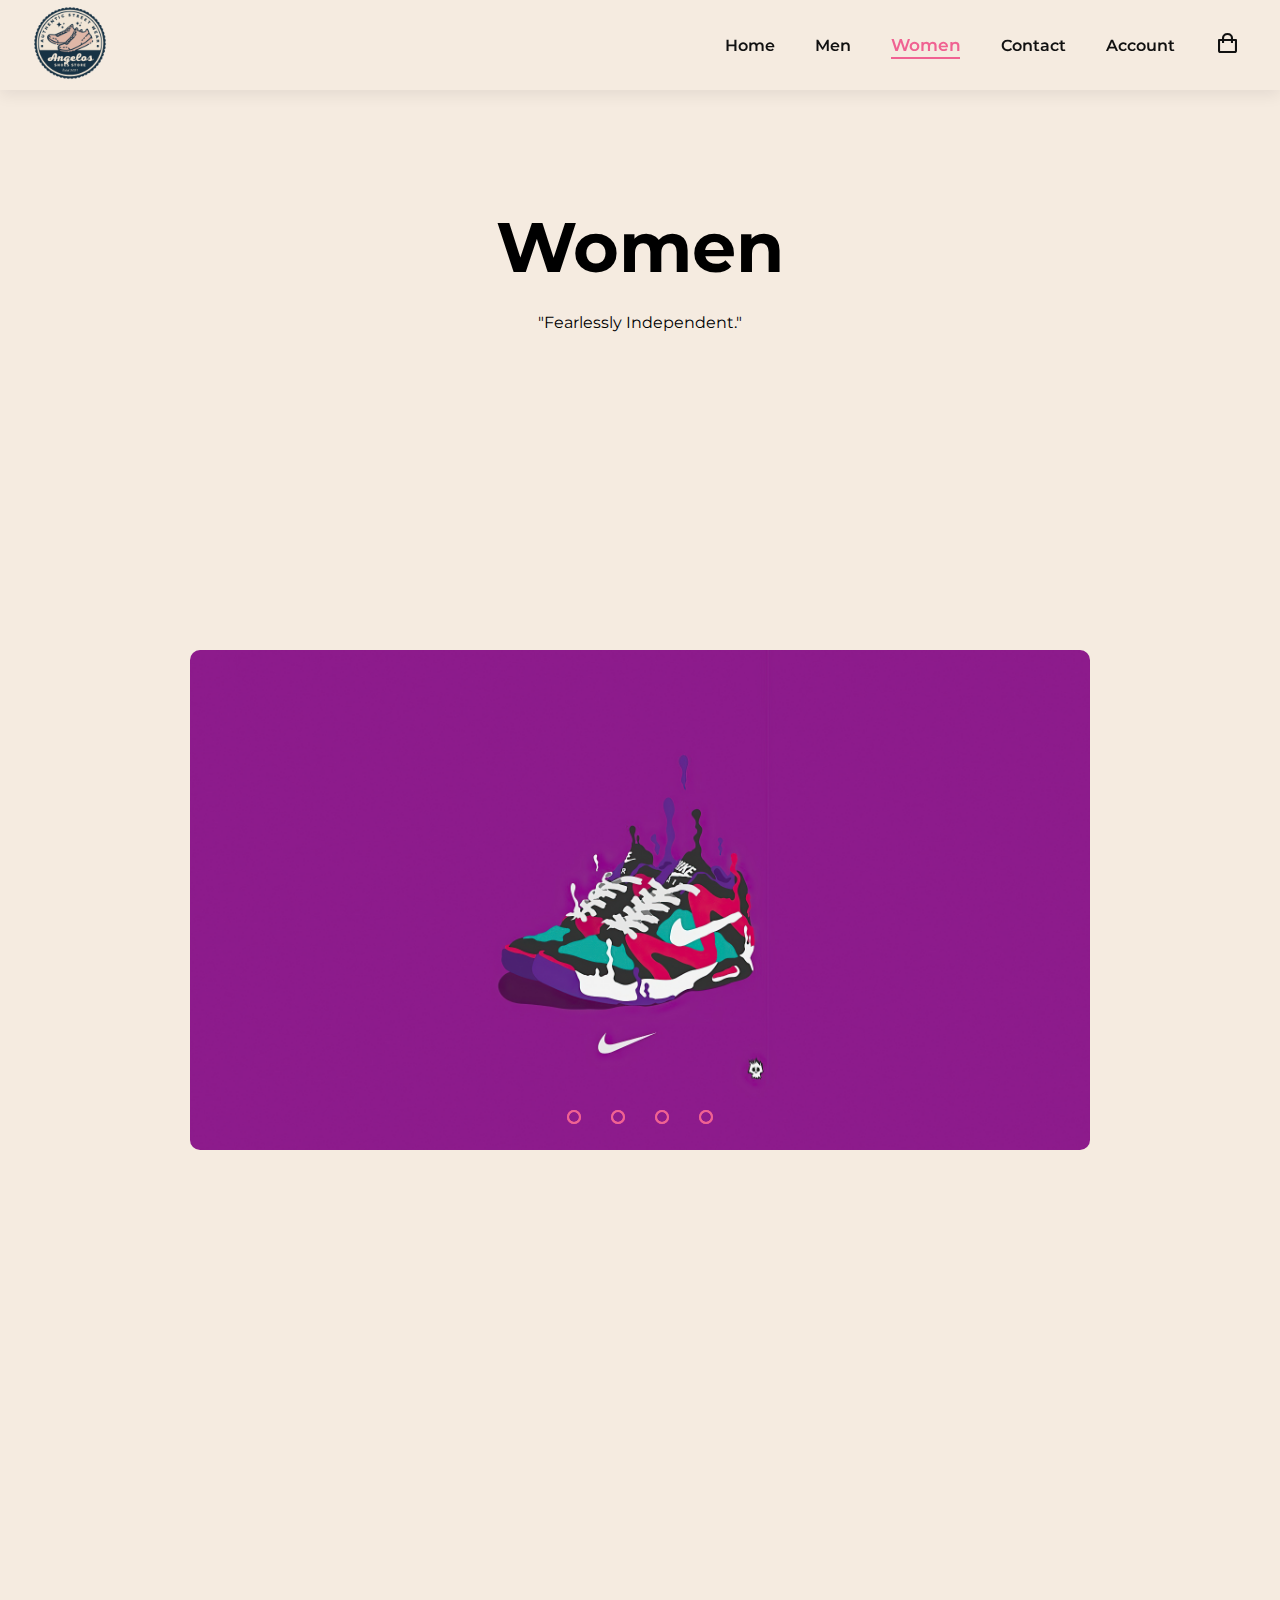
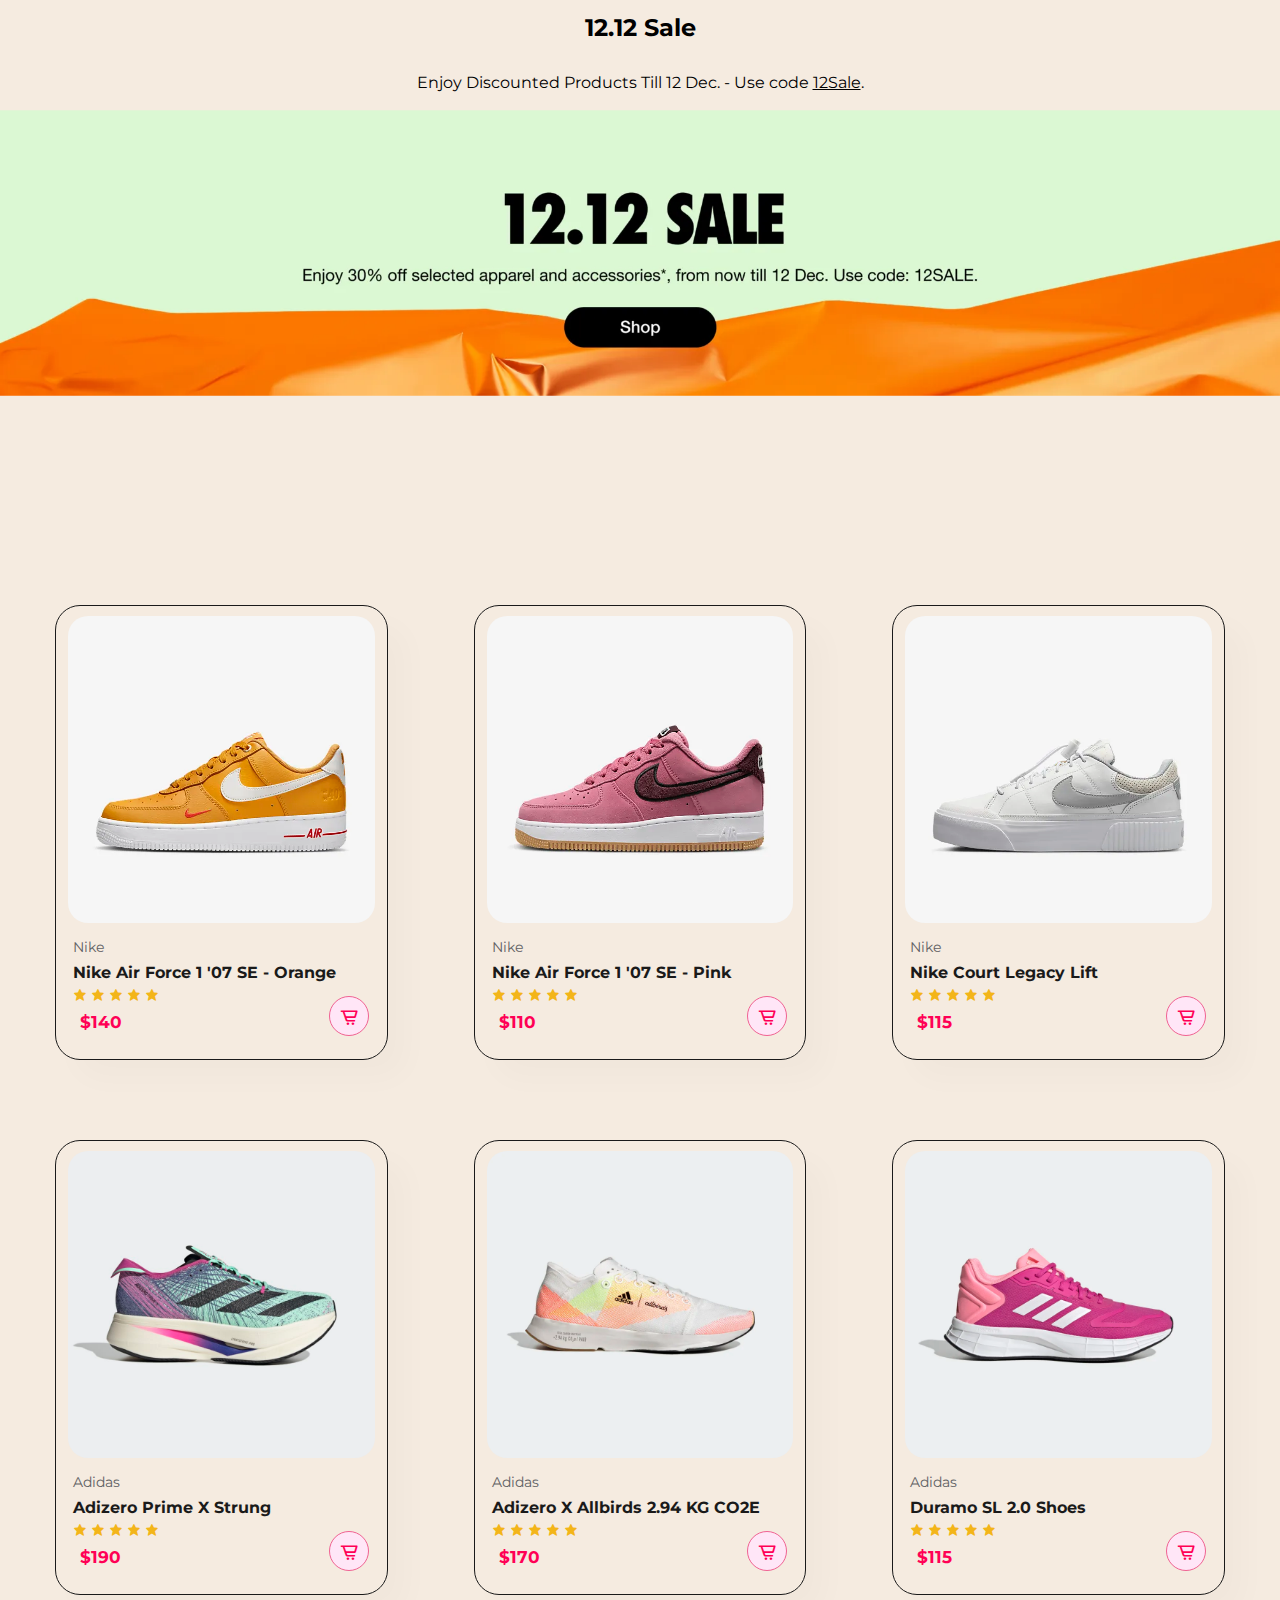
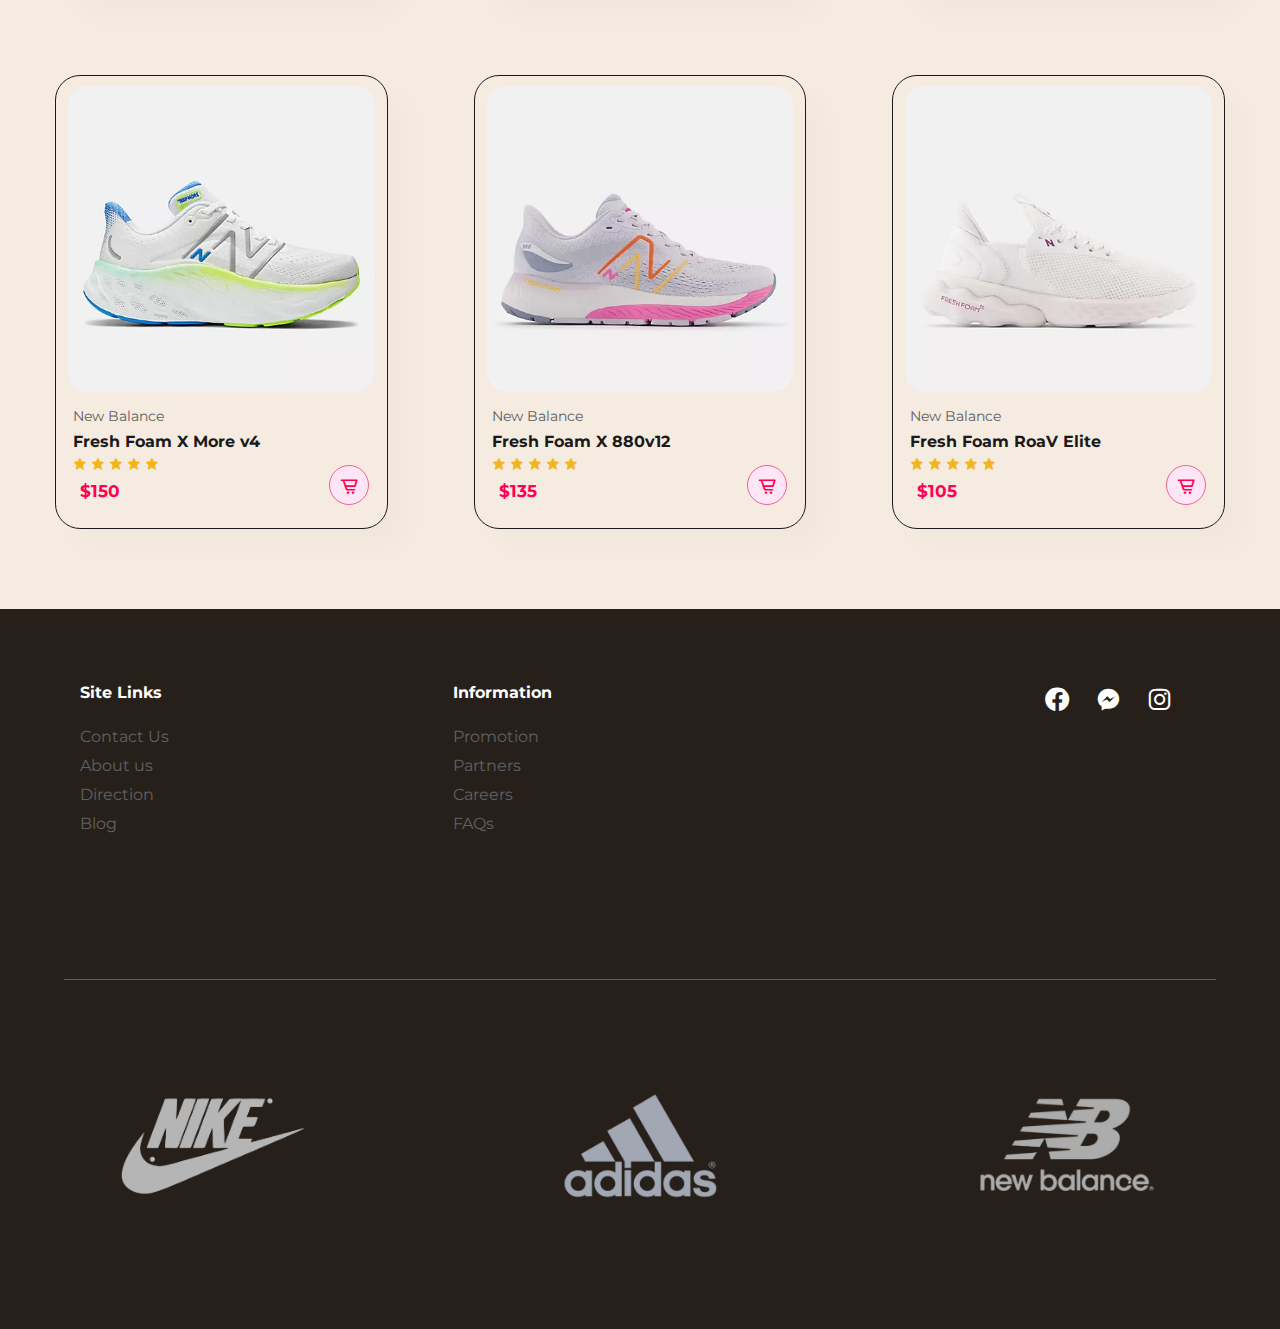
<file: angelos/women.html>
<!DOCTYPE html>
<html lang="en">

<head>
	<title>Angelos</title>
	<link rel="icon" href="images/Angelos.png">
	<meta charset="UTF-8">
	<meta name="viewport" content="width=device-width, initial-scale=1">
	<link href="css/design.css" rel="stylesheet">
	<link rel="stylesheet" href="https://unpkg.com/boxicons@latest/css/boxicons.min.css">
</head>

<body id="ov">
	<header class=".resize-animation-stopper">
		<a href="index.php"><img src="images/Angelos.png" alt="logo" class="logo"></a>

		<button class="mobile-toggle" onclick="this.classList.toggle('opened');this.setAttribute('aria-expanded', this.classList.contains('opened'))" aria-label="Main Menu">
			<svg width="100" height="100" viewBox="0 0 100 100">
				<path class="line line1" d="M 20,29.000046 H 80.000231 C 80.000231,29.000046 94.498839,28.817352 94.532987,66.711331 94.543142,77.980673 90.966081,81.670246 85.259173,81.668997 79.552261,81.667751 75.000211,74.999942 75.000211,74.999942 L 25.000021,25.000058" />
				<path class="line line2" d="M 20,50 H 80" />
				<path class="line line3" d="M 20,70.999954 H 80.000231 C 80.000231,70.999954 94.498839,71.182648 94.532987,33.288669 94.543142,22.019327 90.966081,18.329754 85.259173,18.331003 79.552261,18.332249 75.000211,25.000058 75.000211,25.000058 L 25.000021,74.999942" />
			</svg>
		</button>

		<nav>
			<ul class="navbar" id="navbar" data-visible="false">
				<li><a id="nav1" href="index.html">Home</a></li>
				<li><a id="nav2" href="men.html">Men</a></li>
				<li><a id="nav3" class="active" href="women.html">Women</a></li>
				<li><a id="nav4" href="contact.html">Contact</a></li>
				<li><a id="nav5" href="account.html">Account</a></li>
				<li id="nav6" class="icon"><a href="#"><i class='bx bx-shopping-bag'></i></a></li>
			</ul>

		</nav>

	</header>

	<section>
		<div class="na-header">
			<h1>Women</h1>
			<p>"Fearlessly Independent."</p>
		</div>
	</section>

	<section id="body">
		<div class="preview">
			<div class="slider">
				<div class="slide">
					<input type="radio" name="radio-btn" id="radio1">
					<input type="radio" name="radio-btn" id="radio2">
					<input type="radio" name="radio-btn" id="radio3">
					<input type="radio" name="radio-btn" id="radio4">

					<div class="st first">
						<img src="images/nikezzz.png" alt="drip">
					</div>
					<div class="st">
						<img src="images/nikes2.png" alt="drip">
					</div>
					<div class="st">
						<img src="images/nike3.jpg" alt="drip">
					</div>
					<div class="st">
						<img src="images/nikes3.jpg" alt="drip">
					</div>

					<div class="nav-auto">
						<div class="a-b1"></div>
						<div class="a-b2"></div>
						<div class="a-b3"></div>
						<div class="a-b4"></div>
					</div>

				</div>
				<div class="nav-m">
					<label for="radio1" class="m-btn"></label>
					<label for="radio2" class="m-btn"></label>
					<label for="radio3" class="m-btn"></label>
					<label for="radio4" class="m-btn"></label>
				</div>
			</div>
		</div>
	</section>
	<script type="text/javascript">
		var counter = 1;
		setInterval(function() {
			document.getElementById('radio' + counter).checked = true;
			counter++;
			if (counter > 4) {
				counter = 1;
			}
		}, 3000)
	</script>

	<section class="banner-container">
		<div class="banner">
			<h2>12.12 Sale</h2>
			<p>Enjoy Discounted Products Till 12 Dec. - Use code <u>12Sale</u>.</p>
			<a href="#products"><img src="images/nikebg.jpg" alt="sale"></a>
		</div>
	</section>

	<section class="new-arrivals">

		<div class="sales">
			<div class="product-container">

				<div class="products" id="products">
					<img src="images/women1.jpg" alt="Shoes">
					<div class="desc">
						<span>Nike</span>
						<h5>Nike Air Force 1 '07 SE - Orange</h5>
						<div class="stars">
							<i class='bx bxs-star'></i>
							<i class='bx bxs-star'></i>
							<i class='bx bxs-star'></i>
							<i class='bx bxs-star'></i>
							<i class='bx bxs-star'></i>
						</div>
						<h4>$140</h4>
					</div>
					<a href="#"><i class='bx bx-cart-alt cart'></i></a>
				</div>

				<div class="products">
					<img src="images/women2.jpg" alt="Shoes">
					<div class="desc">
						<span>Nike</span>
						<h5>Nike Air Force 1 '07 SE - Pink</h5>
						<div class="stars">
							<i class='bx bxs-star'></i>
							<i class='bx bxs-star'></i>
							<i class='bx bxs-star'></i>
							<i class='bx bxs-star'></i>
							<i class='bx bxs-star'></i>
						</div>
						<h4>$110</h4>
					</div>
					<a href="#"><i class='bx bx-cart-alt cart'></i></a>
				</div>

				<div class="products">
					<img src="images/women3.jpg" alt="Shoes">
					<div class="desc">
						<span>Nike</span>
						<h5>Nike Court Legacy Lift</h5>
						<div class="stars">
							<i class='bx bxs-star'></i>
							<i class='bx bxs-star'></i>
							<i class='bx bxs-star'></i>
							<i class='bx bxs-star'></i>
							<i class='bx bxs-star'></i>
						</div>
						<h4>$115</h4>
					</div>
					<a href="#"><i class='bx bx-cart-alt cart'></i></a>
				</div>

				<div class="products">
					<img src="images/adw1.jpg" alt="Shoes">
					<div class="desc">
						<span>Adidas</span>
						<h5>Adizero Prime X Strung</h5>
						<div class="stars">
							<i class='bx bxs-star'></i>
							<i class='bx bxs-star'></i>
							<i class='bx bxs-star'></i>
							<i class='bx bxs-star'></i>
							<i class='bx bxs-star'></i>
						</div>
						<h4>$190</h4>
					</div>
					<a href="#"><i class='bx bx-cart-alt cart'></i></a>
				</div>

				<div class="products">
					<img src="images/adw2.jpg" alt="Shoes">
					<div class="desc">
						<span>Adidas</span>
						<h5>Adizero X Allbirds 2.94 KG CO2E</h5>
						<div class="stars">
							<i class='bx bxs-star'></i>
							<i class='bx bxs-star'></i>
							<i class='bx bxs-star'></i>
							<i class='bx bxs-star'></i>
							<i class='bx bxs-star'></i>
						</div>
						<h4>$170</h4>
					</div>
					<a href="#"><i class='bx bx-cart-alt cart'></i></a>
				</div>

				<div class="products">
					<img src="images/adw3.jpg" alt="Shoes">
					<div class="desc">
						<span>Adidas</span>
						<h5>Duramo SL 2.0 Shoes</h5>
						<div class="stars">
							<i class='bx bxs-star'></i>
							<i class='bx bxs-star'></i>
							<i class='bx bxs-star'></i>
							<i class='bx bxs-star'></i>
							<i class='bx bxs-star'></i>
						</div>
						<h4>$115</h4>
					</div>
					<a href="#"><i class='bx bx-cart-alt cart'></i></a>
				</div>

				<div class="products">
					<img src="images/new1.jpg" alt="Shoes">
					<div class="desc">
						<span>New Balance</span>
						<h5>Fresh Foam X More v4</h5>
						<div class="stars">
							<i class='bx bxs-star'></i>
							<i class='bx bxs-star'></i>
							<i class='bx bxs-star'></i>
							<i class='bx bxs-star'></i>
							<i class='bx bxs-star'></i>
						</div>
						<h4>$150</h4>
					</div>
					<a href="#"><i class='bx bx-cart-alt cart'></i></a>
				</div>

				<div class="products">
					<img src="images/new2.jpg" alt="Shoes">
					<div class="desc">
						<span>New Balance</span>
						<h5>Fresh Foam X 880v12</h5>
						<div class="stars">
							<i class='bx bxs-star'></i>
							<i class='bx bxs-star'></i>
							<i class='bx bxs-star'></i>
							<i class='bx bxs-star'></i>
							<i class='bx bxs-star'></i>
						</div>
						<h4>$135</h4>
					</div>
					<a href="#"><i class='bx bx-cart-alt cart'></i></a>
				</div>

				<div class="products">
					<img src="images/new3.png" alt="Shoes">
					<div class="desc">
						<span>New Balance</span>
						<h5>Fresh Foam RoaV Elite</h5>
						<div class="stars">
							<i class='bx bxs-star'></i>
							<i class='bx bxs-star'></i>
							<i class='bx bxs-star'></i>
							<i class='bx bxs-star'></i>
							<i class='bx bxs-star'></i>
						</div>
						<h4>$105</h4>
					</div>
					<a href="#"><i class='bx bx-cart-alt cart'></i></a>
				</div>

			</div>
		</div>

	</section>

	<section class="footer">

		<div class="f-container">

			<div class="f1">
				<h4>Site Links</h4>
				<a href="#"><span>Contact Us</span></a>
				<a href="#"><span>About us</span></a>
				<a href="#"><span>Direction</span></a>
				<a href="#"><span>Blog</span></a>
			</div>

			<div class="f2">
				<h4>Information</h4>
				<a href="#"><span>Promotion</span>
					<a href="#"><span>Partners</span></a>
					<a href="#"><span>Careers</span></a>
					<a href="#"><span>FAQs</span></a>
			</div>

			<div class="f3">
				<a href="https://www.facebook.com/nielangelo.gencaya"><i class='bx bxl-facebook-circle'></i></a>
				<a href="https://www.facebook.com/messages/t/100005161770123"><i class='bx bxl-messenger'></i></a>
				<a href="https://www.instagram.com/"><i class='bx bxl-instagram'></i></a>
			</div>

		</div>

		<div class="hline">
			<hr>
		</div>

		<div class="sponsors">

			<div class="spons">
				<img src="images/sponsor-removebg-preview.png" alt="Nike">
			</div>

			<div class="spons adidas">
				<img src="images/adidasw.png" alt="Nike">
			</div>

			<div class="spons">
				<img src="images/newbalance.png" alt="Nike">
			</div>


		</div>

	</section>
	<script src="./script/nav.js"></script>
</body>

</html>
</file>
<file: angelos/css/design.css>
@import url('https://fonts.googleapis.com/css2?family=Josefin+Sans:ital,wght@1,700&family=La+Belle+Aurore&family=Montserrat:wght@100;500&family=Poppins:wght@500&display=swap');

* {
    margin: 0;
    padding: 0;
    box-sizing: border-box;
    font-family: 'Montserrat', sans-serif;
    text-decoration: none;
    list-style: none;
    scroll-behavior: smooth;
}



/** INDEX PAGE **/
/** Navbar Start **/

header {
    display: flex;
    align-items: center;
    justify-content: space-between;
    padding: 20px;
    background: #F5EBE0;
    box-shadow: 0 5px 15px rgba(0,0,0,0.07);
    z-index: 1;
    position: sticky;
    top: 0;
    left: 0;
    overflow: hidden;
    height: 90px;
}

header .logo {
    width: 100px;
    height: 100px;
	aspect-ratio: 16/9;
}

.navbar {
    display: flex;
    justify-content: center;
    align-items: center;
}

.navbar li {
    padding: 0 20px;
    position: relative;
}

.navbar .icon a{
    font-size: 25px;
}

.navbar #nav6::after {
    content: "";
    width: 0%;
    transition: 0.4s ease;
}

.navbar .icon a:hover,
.navbar .icon a.active {
    color: #F06292;
    font-size: 26px;
}

.navbar li a {
    font-size: 16px;
    font-weight: 600;
    color: rgb(17, 17, 17);
    transition: 0.3s ease;
}

.navbar li a:hover,
.navbar li a.active {
    color: #F06292;
    font-size: 17px;
}

.navbar li a::after{
    content: "";
    width: 0%;
    transition: 0.4s ease;
}

.navbar #nav1.active::after,
.navbar #nav1:hover::after {
    content: "";
    width: 58%;
    height: 2px;
    background: #F06292;
    position: absolute;
    bottom: -4px;
    left: 20px;
}
.navbar #nav2.active::after,
.navbar #nav2:hover::after {
    content: "";
    width: 49%;
    height: 2px;
    background: #F06292;
    position: absolute;
    bottom: -4px;
    left: 20px;
}
.navbar #nav3.active::after,
.navbar #nav3:hover::after {
    content: "";
    width: 63%;
    height: 2px;
    background: #F06292;
    position: absolute;
    bottom: -4px;
    left: 20px;
}
.navbar #nav4.active::after,
.navbar #nav4:hover::after {
    content: "";
    width: 64%;
    height: 2px;
    background: #F06292;
    position: absolute;
    bottom: -4px;
    left: 20px;
}
.navbar #nav5.active::after,
.navbar #nav5:hover::after {
    content: "";
    width: 66%;
    height: 2px;
    background: #F06292;
    position: absolute;
    bottom: -4px;
    left: 20px;
}
.navbar #nav6.active::after,
.navbar #nav6:hover::after {
    content: "";
    width: 39%;
    height: 2px;
    background: #F06292;
    position: absolute;
    bottom: -4px;
    left: 20px;
}

.mobile-toggle {
	display: none;
}

.resize-animation-stopper * {
	animation: none !important;
	transition: none !important;
}


  

@media (max-width: 700px) {

	.navbar {
		position: fixed;
		inset: 0 0 0 52%;
		z-index: 1000;
		background: steelblue;
		flex-direction: column;
		justify-content: start;
		padding: min(30vh, 10rem) 2em;
		align-items: start;
		background: rgba(255,255,255,0.6);
		margin-top: -60px;
		gap: 2em;
		backdrop-filter: blur(1rem);

		transform: translateX(100%);
		-webkit-transition: transform 350ms ease-out;
		
	}

	.navbar[data-visible="true"] {
		transform: translateX(0%);
	}

	.mobile-toggle {
		display: block;
		position: absolute;
		z-index: 9999;
		border: 0;
		width: 2.5rem;
		aspect-ratio: 1;
		top: 1.7rem;
		right: 2rem;
		font-size: 0;
		cursor: pointer;
	}

	.mobile-toggle {
		background: transparent;
		border: none;
		cursor: pointer;
		display: flex;
	  }

	svg {
		height: 40px;
		aspect-ratio: 1;
	  }

	.line {
		fill: none;
		stroke: black;
		stroke-width: 6;
		transition: stroke-dasharray 600ms cubic-bezier(0.4, 0, 0.2, 1),
		  stroke-dashoffset 600ms cubic-bezier(0.4, 0, 0.2, 1);
	  }
	.line1 {
		stroke-dasharray: 60 207;
		stroke-width: 6;
	  }
	.line2 {
		stroke-dasharray: 60 60;
		stroke-width: 6;
	  }
	.line3 {
		stroke-dasharray: 60 207;
		stroke-width: 6;
	  }
	.opened .line1 {
		stroke-dasharray: 90 207;
		stroke-dashoffset: -134;
		stroke-width: 6;
	  }
	.opened .line2 {
		stroke-dasharray: 1 60;
		stroke-dashoffset: -30;
		stroke-width: 6;
	  }
	.opened .line3 {
		stroke-dasharray: 90 207;
		stroke-dashoffset: -134;
		stroke-width: 6;
	  }	
}

/** Navbar End **/





/** Hero Start **/

.hero {
    color: #F3ECE6;
    width: 100%;
    height: 95vh;
    background-size: cover;
    background-position: top 50% right 52%;
    padding: 0 80px;
    display: flex;
    flex-direction: column;
    align-items: flex-start;
    justify-content: center;
    cursor: default;
}


.hero h4{
    font-size: 20px;
    padding-bottom: 10px;
}

.hero h2 {
    font-size: 46px;
    line-height: 54px;

}

.hero h1 {
    font-size: 50px;
    line-height: 65px;
    color: #F06292;
}

.hero p {
    font-size: 16px;
    margin: 15px 0 20px 0;
}

.hero button {
    background-color: transparent;
    color: rgb(17, 17, 17);
    border: 0;
    padding: 14px 80px 14px 65px;
    background-size: cover;
    background-repeat: no-repeat;
    background-position: top 55% right 0;
    cursor: pointer;
    font-weight: 700;
    font-size: 18px;
    transition: 0.4s ease;
}

.hero button:hover {
    font-size: 20px;
}
/** Hero End **/





/** New Arrivals Start **/

.new-arrivals {
    color: rgb(17, 17, 17);
    width: 100%;
}

.na-header {
    display: flex;
    flex-direction: column;
    align-items: center;
    justify-content: center;
    height: 45vh;
    cursor: default;
    background-color: #F5EBE0;
}

.na-header h1{
    font-size: 70px;
    line-height: 65px;
	text-align: center;
}

.na-header p {
    font-size: 16px;
    margin: 15px 0 20px 0;
}

.sales {
    text-align: center;
}

.sales .product-container {
    display: flex;
    justify-content:space-evenly;
    flex-wrap: wrap;
    background-color: #F5EBE0;
}

.sales .products {
    width: 26%;
    min-width: 250px;
    padding: 10px 12px;
    border: 1px solid #1a1a1a;
    border-radius: 25px;
    cursor: pointer;
    box-shadow: 20px 20px 30px rgba(0,0,0,0.02);
    margin: 0 30px;
    margin-bottom: 80px;
    transition: 0.4s ease;
    position: relative;
}

.sales .products:hover {
    box-shadow: 20px 20px 30px rgba(0,0,0,0.06);
}

.sales .products img {
    width: 100%;
    border-radius: 20px;

}

.sales .products .desc {
    text-align: start;
    padding: 10px 5px;
    cursor: default;
}

.sales .products .desc span {
    color: #606063;
    font-size: 14px;
}

.sales .products .desc h5 {
    padding-top: 7px;
    color: #1a1a1a;
    font-size: 16px;
}

.sales .products .desc .stars {
    font-size: 14px;
    padding-top: 5px;
    color: rgb(243, 181, 25);
} 

.sales .products .desc h4 {
    padding: 7px;
    font-size: 17px;
    font-weight: 700;
    color: #ff0055;
}

.sales .products .cart {
    font-size: 20px;
    width: 40px;
    height: 40px;
    line-height: 40px;
    border-radius: 50px;
    background-color: #FFE6F7;
    color: #ff0055;
    border: 1px solid #F06292;
    position: absolute;
    bottom: 23px;
    right: 18px;
    transition: 0.3s ease;
}

.sales .products .cart:hover {
    font-size: 22px;
	width: 43px;
    height: 43px;
}

/** New Arrivals End **/





/** Footer Start **/

.footer {
    display: flex;
    flex-direction: column;
    height: 80vh;
    background-color: #27201A;
}

.f-container {
    display: grid;
    grid-template-columns: repeat(3, 1fr);
	width: 100%;
    height: 40vh;
    color: white;
    background-color: #27201A;
    align-items: center;
    padding: 0 80px;
	overflow: hidden;
}

.f-container h4 {
    padding: 20px 0;
    cursor: default;
}

.f1, .f2 {
	display: flex;
	flex-direction: column;
    text-decoration: none;
	align-items: flex-start;
	height: 70%;
}

.f3 {
	display: flex;
	flex-wrap: wrap;
	padding: 15px;
	justify-content: flex-end;
	align-items: flex-start;
	height:70%;
}

.f-links {
	display: flex;
	flex-direction: column;
	flex-wrap: wrap;
}

.f3 i {
    font-size: 1.8rem;
    margin: 0 8px;
    padding: 3px;
    border-radius: 30px;
    color: #fff;
    transition: 0.3s ease;
}

.f3 i:hover {
    background-color: #F5EBE0;
    color: #1a1a1a;
}

.f3 i:active {
    color: #F5EBE0;
    background-color: #27201A;
}

.f-container .f1 a, .f2 a, .f3 a{
    color: #606063;
	margin: 5px 0;
}

.f-container a:hover{
    color: #ffffff;
}


.hline {
    display: flex;
    width: 100%;
    justify-content: center;
    padding: 10px 0;
}

.hline hr {
    width: 90%;
    border: none;
    border-top: 0.5px solid #606063;
}

.sponsors {
    display: flex;
    width: 100%;
    height: 35vh;
    justify-content: space-around;
    align-items: center;
}

.sponsors .spons {
    width: 30%;
    height: auto;
    transition: 0.5s ease;
}

.sponsors .spons img {
    width: 100%;
    height: 100%;
	padding: 10px;
}

.sponsors .spons:hover{
    width: 33%;
}

/** Footer End **/
/** INDEX PAGE **/





/** MEN PAGE **/
/** Preview Start **/

#body {
    height: 100vh;
    justify-content: center;
    align-items: center;
    background: #F5EBE0;
	overflow: hidden;
}

.preview {
    margin: 0;
    padding: 0;
    height: 90vh;
    display: flex;
    justify-content: center;
    align-items: center;
	position: relative;
	overflow: hidden;
}

.slider {
    width: 900px;
    height: 500px;
    border-radius: 10px;
	position: relative;
    overflow: hidden;
}

.slide {
    width: 500%;
    height: 500px;
    display: flex;
	position: relative;
	overflow: hidden;
}

.slide input {
    display: none;
}

.st {
    width: 20%;
    transition: 2s;
	overflow: hidden;
}

.st img {
    width: 100%;
	height: 100%;
	object-fit: cover;
	overflow: hidden;
}

.nav-m {
    position: absolute;
    width: 900px;
    margin-top: -40px;
    justify-content: center;
    display: flex;
	overflow-x: hidden;
	align-items: center;
	
}

.m-btn {
    border: 2px solid #F06292;
    padding: 5px;
    border-radius: 10px;
    cursor: pointer;
    transition: 1s;
	overflow-x: hidden;
	align-items: center;
}

.m-btn:not(:last-child) {
    margin-right: 30px;
	overflow-x: hidden;
}

.m-btn:hover {
    background-color: #f16896;

}

#radio1:checked ~.first {
    margin-left: 0;
	
}
#radio2:checked ~.first {
    margin-left: -20%;
	
}
#radio3:checked ~.first {
    margin-left: -40%;
	
}
#radio4:checked ~.first {
    margin-left: -60%   ;
	
}

.nav-auto {
    position: absolute;
    width: 900px;
    margin-top: 460px;
    display: flex;
    justify-content: center;
}

.nav-auto div {
    border: 2px solid #F06292;
    padding: 5px;
    border-radius: 10px;
    transition: 1s;
}

.nav-auto div:not(:last-child) {
    margin-right: 30px;
    justify-content: center;
}

#radio1:checked ~.nav-auto .a-b1 {
    background-color: #f16896;
}
#radio2:checked ~.nav-auto .a-b2 {
    background-color: #f16896;
}
#radio3:checked ~.nav-auto .a-b3 {
    background-color: #f16896;
}
#radio4:checked ~.nav-auto .a-b4 {
    background-color: #f16896;
}

/** Preview End **/

/** Banner Start **/
#ov {
	overflow-x: hidden;
}

.banner-container {
    width: 100%;
    height: 90vh;
    display: flex;
    justify-content: center;
    align-items: center;
    background-color: #F5EBE0;
}

.banner {
    display: flex;
    flex-direction: column;
    width: 100%;
    justify-content: center;
    align-items: center;
    cursor: default;
}

.banner h2, p {
    padding: 20px 0;
    line-height: 15px;
	text-align: center;
}

.banner u {
    text-decoration: underline;
}

.banner img {
    width: 100%;
}

/** Banner End **/

/** MEN PAGE **/

/** CONTACT PAGE **/
/** Contact Hero Start **/


.contact-us {
    width: 100%;
    height: 110vh;
    background-size: cover;
    display: flex;
    flex-direction: column;
	overflow-x: hidden;
	background-position: top 50% left 70%;
}

.con-text {
    height: 115vh;
    display: flex;
    flex-direction: column;
    justify-content: center;
    align-items: flex-start;
	flex-wrap: wrap;
    box-shadow: 0 5px 15px rgba(0,0,0,0.1);
}

.con-text h1 {
    font-family: 'Poppins', sans-serif;
    font-size: 50px;
    line-height: 65px;
    margin: -120px 0 10px 60px;
    color: #9D61A3;
}

.con-text p {
    font-size: 16px;
    line-height: 40px;
    margin-left: 60px;
    color: rgb(30, 30, 30);
	text-align: left;
}

.con-text a {
    margin-left: 60px;
    margin-top: 10px;
    border-radius: 15px;
}

.con-text button {
    color: #ececec;
    font-size: 20px;
    font-weight: 600;
    padding: 17px 65px 17px 60px;
    border-radius: 15px;
    cursor: pointer;
    transition: 0.4s ease;
    border: 0;
    background-color: transparent;
    background-size: cover;
    background-repeat: no-repeat;
    background-position: top 47% right 0;
}

.con-text button:hover {
    font-size: 22px;
}

.plane {
    color: #4483FB;
    padding: 5px 8px 5px 5px;
    border-radius: 20px;
    background-color: #ececec;
    border: 0.5px solid #EEC1F1;
}

/** Contact Hero End**/

/** Contact Form Start **/

.contact-form {
    width: 100%;
    height: 120vh;
    background: #F5EBE0;
    display: flex;
    justify-content: center;
    align-items: center;
    color: #f5f5f5;
	overflow-x: hidden;
}

.form-text {
    width: 400px;
    height: 500px;
    border-radius: 10px;
    display: flex;
    flex-direction: column;
    justify-content: space-between;
    align-items: flex-start;
    cursor: default;
    box-shadow: 0 5px 15px rgba(0,0,0,0.06);
	text-align: left;
}

.form-text .con-header {
    margin: 25px 30px 0;
    padding: 5px;
}

.con-header h2 {
    font-size: 22px;
}

.con-header p {
    font-size: 14px;
	text-align: left;
}

.con-info {
    margin: -50px 0 0 30px;
    padding: 5px;
}

.con-info p {
    font-size: 16px;
    line-height: 50px;
	text-align: left;
}

.con-info .icon {
    font-size: 18px;
    margin-right: 10px;
    color: #FA949D;
}

.con-links {
    display: flex;
    justify-content: center;
    align-items: center;
    text-align: center;
	margin: 0 0 50px 40px;
}

.con-links a {
    border-radius: 50%;
    cursor: pointer;
	margin-right: 10px;
}

.con-links button {
    color: #ececec;
    background-color: #9D61A3;
    border: 0;
    padding: 5px 8px;
    font-size: 20px;
    transition: 0.3s;
    cursor: pointer;
    border-radius: 50%;
}

.con-links button:hover {
    color: #9D61A3;
    background-color: #EEC1F1;
}

.form-query {
    width: 700px;
    height: 500px;
    border-radius: 10px;
    background-color: #fff;
    color: #9D61A3;
    padding: 25px 30px;
    box-shadow: 0 5px 15px rgba(0,0,0,0.06);
}

.form-query form {
    display: flex;
    flex-direction: column;
}

.form-query form .form-details{
    display: flex;
    flex-wrap: wrap;
    justify-content: space-between;
	position: relative;
}

.form-details .input-box {
    width: 300px;
    margin: 30px 0 20px;
}

.form-details .input-box input {
    font-size: 16px;
    width: 100%;
    height: 50px;
    padding: 10px;
    outline: none;
    border: none;
    border-bottom: 2px solid #9D61A3;
}

.form-query form .message {
    width: 100%;
    height: 100px;
    margin: 25px 0;
}

.message textarea {
    font-size: 14px;
    width: 100%;
    height: 100%;
    padding: 10px;
    outline: none;
    resize: none;
    border: 1px solid #9D61A3;
    border-bottom: 2px solid #9D61A3;
}

.form-query form .button {
    width: 200px;
    height: 60px;
    border-radius: 5px;
    margin: 40px 0 0 440px;
}

.button input {
    width: 100%;
    height: 100%;
    font-size: 17px;
    font-weight: 900;
    border: none;
    background-color: #9D61A3;
    color: #f5f5f5;
    border-radius: 5px;
    cursor: pointer;
}

.button input:active {
    color: #9D61A3;
    background-color: #EEC1F1;
}

.eml::after {
	content: "*";
	position: absolute;
	color: red;
	margin: 10px auto 10px -5px;
	z-index: 999;
}

.required { 
	position: absolute;
	font-size: 12px;
	top: 0;
	left: 0.2rem;
}

.required::before {
	content: "*";
	color: red;
	padding: 5px;
}

/** Contact Form End **/

/** CONTACT PAGE **/




/** ACCOUNT PAGE **/
/** Profile Start **/

/** Account Header Start **/

.account {
    width: 100%;
    height: 160vh;
    display: flex;
    flex-direction: column;
    justify-content: center;
    align-items: center;
    background-color: #F5EBE0;
	overflow-x: hidden;
}

.account .header {
    width: 1100px;
    display: flex;
    justify-content: space-between;
    align-items: center;
    margin-bottom: 20px;
    cursor: default;
}

.account .header span{
    font-family: 'La Belle Aurore';
    font-size: 25px;
    font-weight: 900;
    color: #ff0055;
    margin: 0 30px;
}

.account .header i{
    font-size: 25px;
    margin: 0 30px;
}

.account .header h2 {
    font-family: 'Josefin Sans';
    font-size: 30px;
}


/** Account Header End **/


.account-info {
    width: 1100px;
    height: 657px;
    display: flex;
}

.options {
    width: 280px;
    height: 100%;
    display: flex;
    flex-direction: column;
    cursor: default;
}

.profile {
    width: 100%;
    height: 130px;
    display: flex;
    justify-content: center;
    align-items: center;
    background-color: #fff;
    box-shadow: 0 5px 15px rgba(0,0,0,0.03);
    border-top-left-radius: 10px;
}

.profile .p-img {
	width: 70px;
	height: 70px;
	display: flex;
	align-items: center;
	justify-content: center;
	margin-right: 20px;
	position: sticky;
}

.profile img {
    width: 100%;
    height: 100%;
	border-radius: 50px;
}

.profile .greeting {
    display: flex;
    flex-direction: column;
    align-items: flex-start;
	max-width: 150px;
}

.greeting span {
    font-size: 14px;
    color: #ff0055;
}

.greeting h6 {
    font-size: 15px;
    
}



.opt {
    width: 100%;
    height: 100%;
    display: flex;
    flex-direction: column;
    align-items: center;
}

.opt a{
    width: 100%;
    height: 50px;
    margin-top: 20px;
}

.opt button {
    width: 100%;
    height: 100%;
    border: 0;
    background: #fff;
    cursor: pointer;
    display: flex;
    align-items: center;
    font-size: 16px;
}

.opt button i {
    font-size: 18px;
    margin: 0 15px;
}

.opt #o1 {
    margin-bottom: -19px;
}

.opt #o2 {
    margin-bottom: -19px;
}

.opt #oSoc {
    margin-bottom: 16px;
}

.opt #sign-out button{
    border-bottom-left-radius: 5px;
}

.opt .active {
    border-left: 4px solid #9D61A3;
}

.opt #ohelp {
    margin: -2px 0 -19px 0;
}


.my-details {
    width: 850px;
    height: 100%;
    display: flex;
    flex-direction: column;
    margin-left: 20px;
}

.my-details .d-header {
    display: flex;
    align-items: center;
    width: 100%;
    height: 60px;
    background-color: #fff;
    margin-bottom: 5px;
    border-top-right-radius: 5px;
    box-shadow: 0 5px 15px rgba(0,0,0,0.03);
    cursor: default;
    
}

.d-header h3 {
    font-size: 26px;
    font-family: 'Josefin Sans';
    padding: 5px;
}

.d-header i {
    font-size: 24px;
    padding: 5px;
    margin: 0 5px 0 15px;
}

.my-details form {
    width: 100%;
    height: 100%;
}

.my-details .form-details {
    height: 500px;
    display: flex;
    flex-wrap: wrap;
    justify-content: space-around;
    align-items: center;
    background-color: #fff;
    box-shadow: 0 5px 15px rgba(0,0,0,0.03);
}

.my-details .form-details select {
    width: 300px;
    height: 53px;
    border: 0;
    border-bottom: 2px solid #9D61A3;
    font-size: 16px;
    padding-left: 8px;
    cursor: pointer;
}

.my-details .form-details .input-box select:required:invalid {
    color: gray;
}

.my-details .form-details label {
    padding: 0 10px;
    font-size: 14px;
    margin-top: -20px;
}

.save-btn {
    width: 100%;
    height: 100px;
    background-color: #fff;
    display: flex;
    justify-content: flex-end;
    align-items: center;
    border-bottom-right-radius: 10px;
}

.save-btn input {
    width: 200px;
    height: 50px;
    margin-right: 59px;
    border: none;
    background-color: #9D61A3;
    color: #fff;
    border-radius: 5px;
    cursor: pointer;
    font-size: 16px;
    font-weight: 600;
}

.save-btn input:active {
    color: #9D61A3;
    background-color: #EEC1F1;
}

.background {
    width: 92%;
    min-width: 1200px;
    height: 160vh;
    display: flex;
    flex-direction: column;
    justify-content: center;
    align-items: center;
    background-color: rgba(0,0,0,0.04);
}

/** Profile End **/
/** ACCOUNT PAGE **/
</file>
